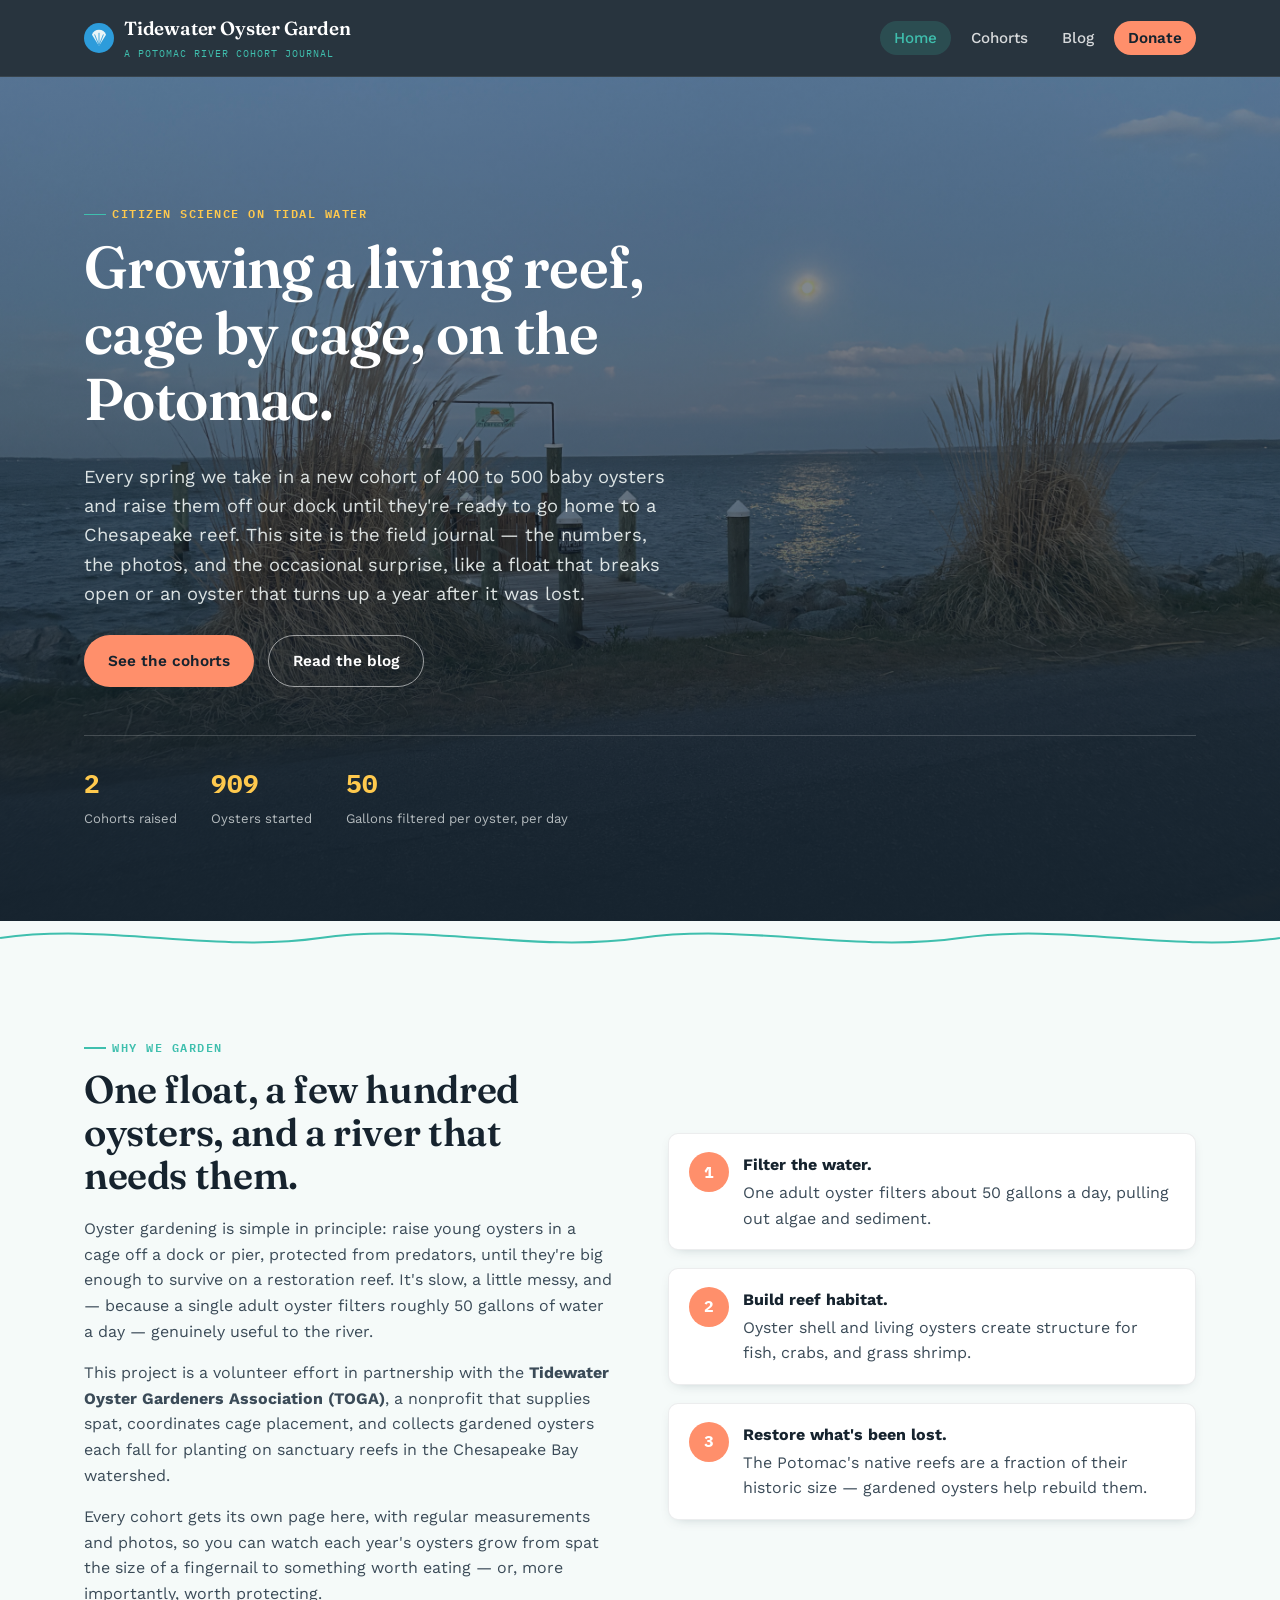
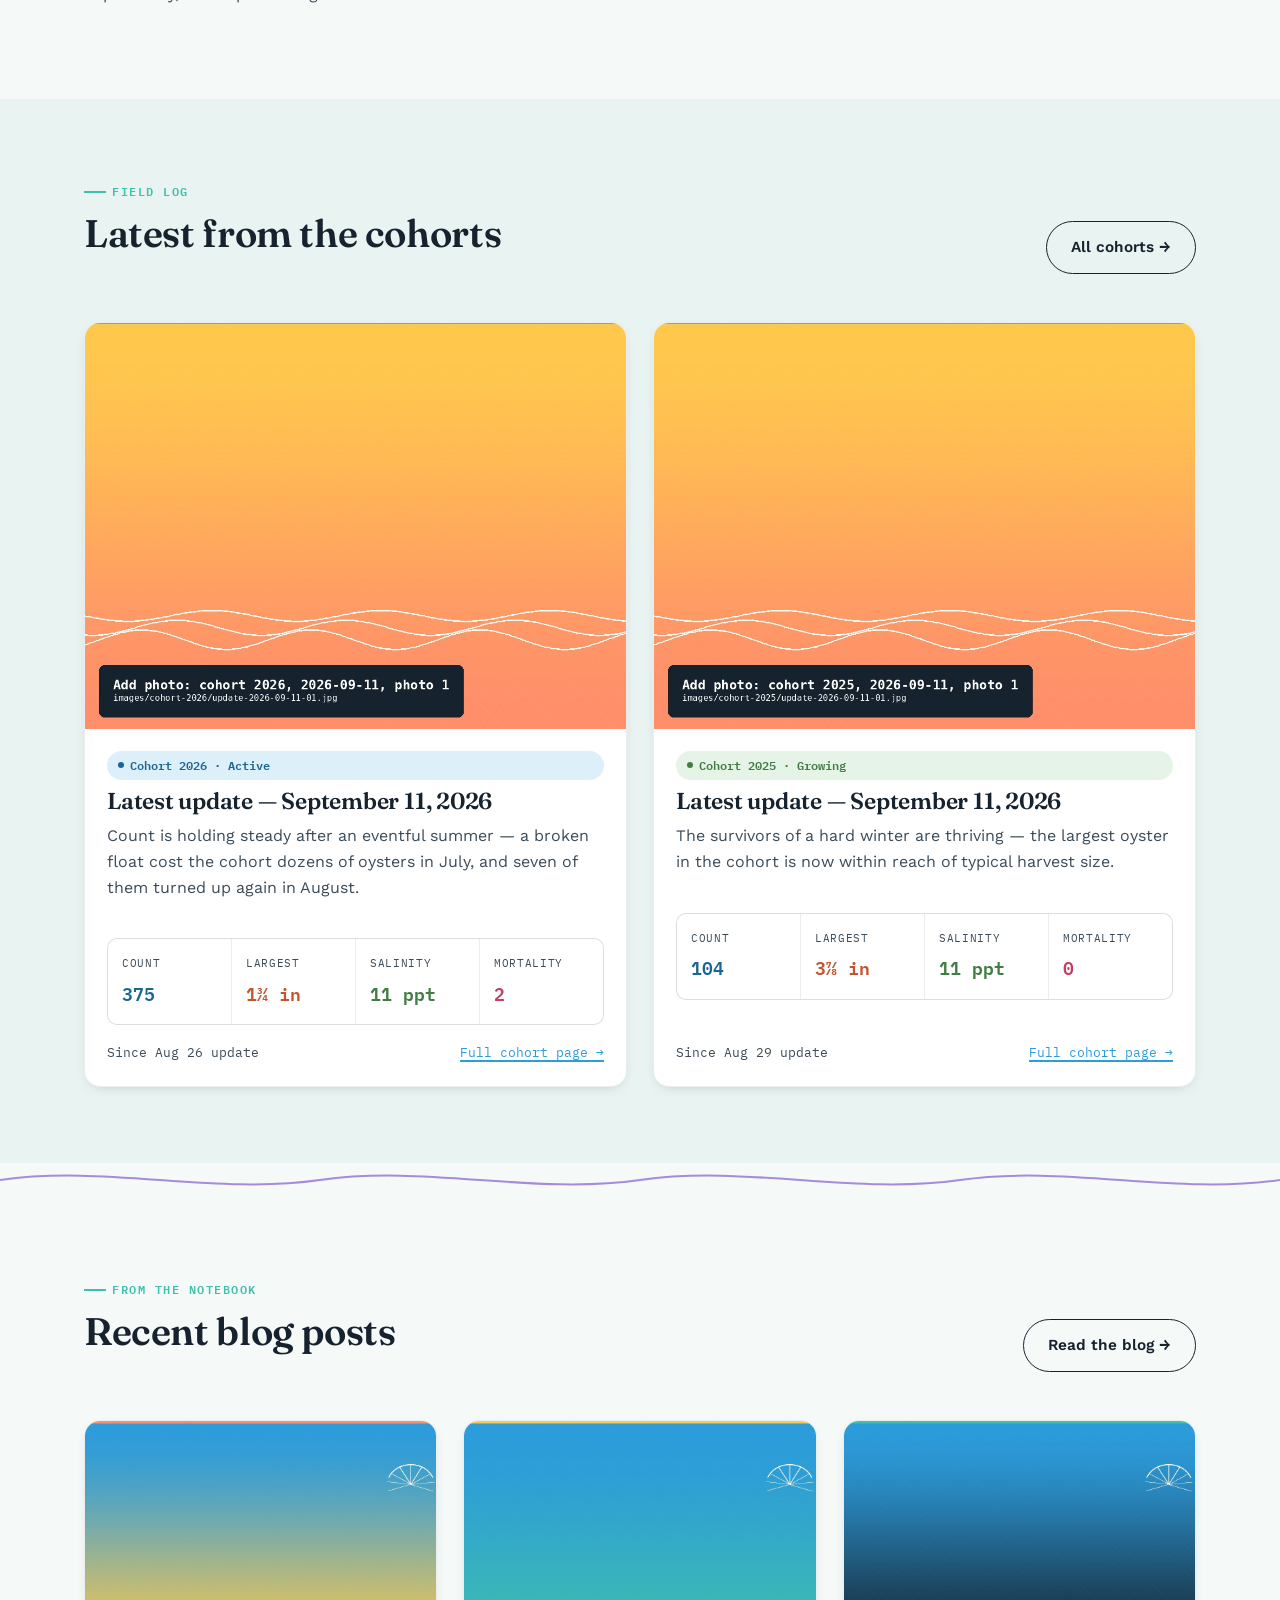
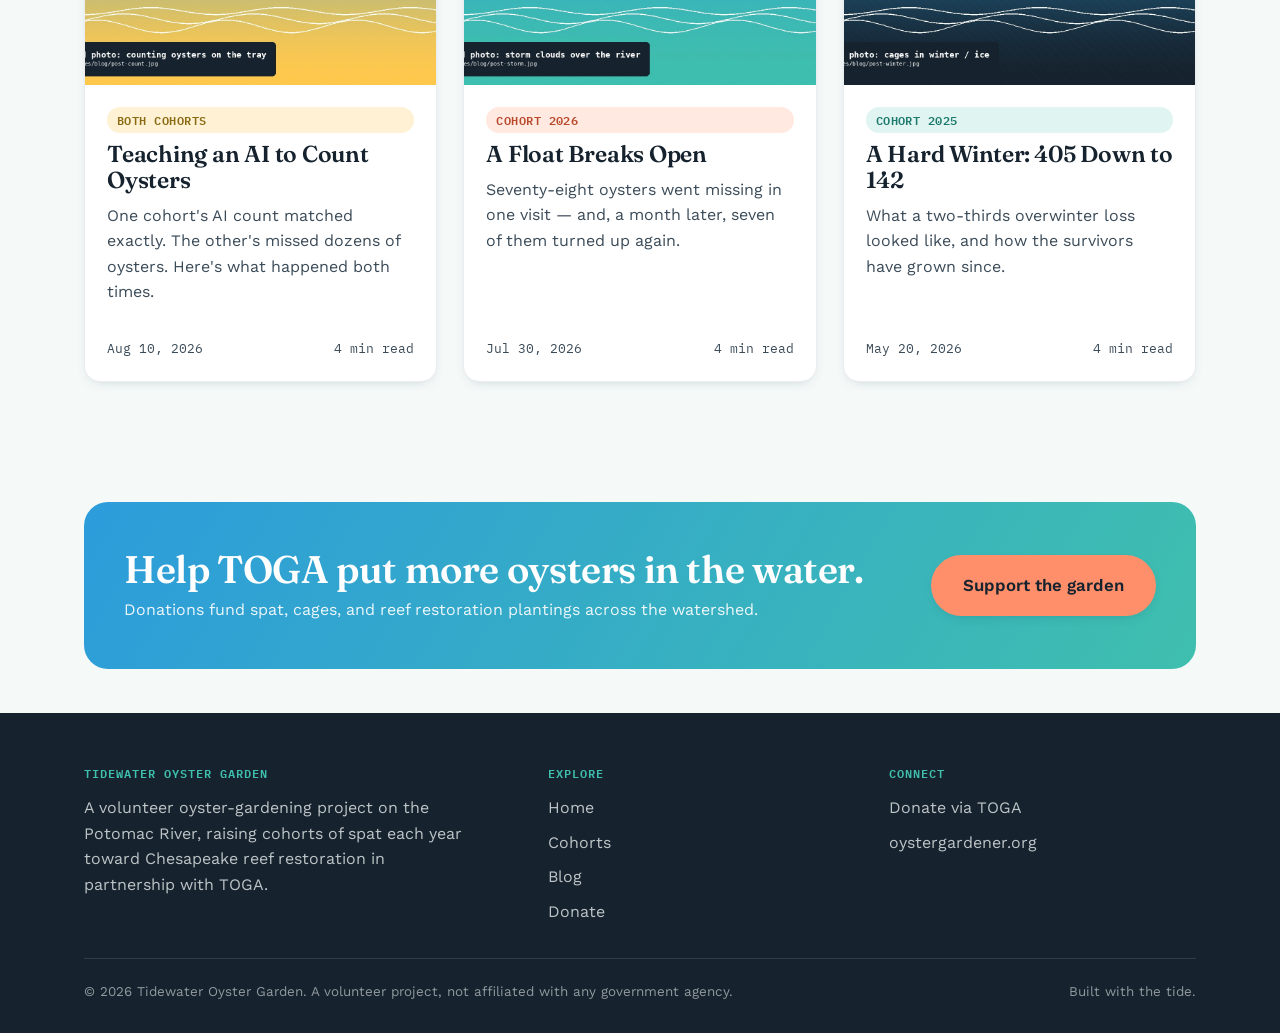
<file: index.html>
<!DOCTYPE html>
<html lang="en">
<head>
<meta charset="UTF-8">
<meta name="viewport" content="width=device-width, initial-scale=1.0">
<title>Tidewater Oyster Garden — Growing a Reef on the Potomac</title>
<meta name="description" content="Follow the progress of a volunteer oyster garden on the Potomac River — cohort data, photo updates, field notes, and how to support the Tidewater Oyster Gardeners Association.">
<link rel="preconnect" href="https://fonts.googleapis.com">
<link rel="stylesheet" href="css/style.css">
</head>
<body data-page="home">

<header class="site-header">
  <nav class="nav">
    <a href="index.html" class="brand">
      <svg class="brand-mark" viewBox="0 0 32 32" xmlns="http://www.w3.org/2000/svg" aria-hidden="true">
        <circle cx="16" cy="16" r="16" fill="#2D9CDB"/>
        <path d="M16 24.5 L8.5 12.5 A8 8 0 0 1 23.5 12.5 Z" fill="#F5FAF9" opacity="0.95"/>
        <path d="M16 24 L16 10.5 M16 24 L11.3 12.2 M16 24 L20.7 12.2" stroke="#2D9CDB" stroke-width="0.9" fill="none"/>
      </svg>
      <span>Tidewater Oyster Garden<small>A Potomac River Cohort Journal</small></span>
    </a>
    <button class="nav-toggle" aria-label="Toggle navigation" aria-expanded="false"><span></span></button>
    <ul class="nav-links">
      <li><a href="index.html" data-nav="home">Home</a></li>
      <li><a href="cohorts.html" data-nav="cohorts">Cohorts</a></li>
      <li><a href="blog.html" data-nav="blog">Blog</a></li>
      <li><a href="donate.html" data-nav="donate" class="nav-cta">Donate</a></li>
    </ul>
  </nav>
</header>

<section class="hero">
  <div class="hero-media">
    <img src="images/site/hero-home.jpg" alt="The Potomac River at the oyster garden site">
  </div>
  <div class="hero-inner">
    <p class="eyebrow" style="color:#FFC94D">Citizen science on tidal water</p>
    <h1>Growing a living reef, cage by cage, on the Potomac.</h1>
    <p class="lede">Every spring we take in a new cohort of 400 to 500 baby oysters and raise them off our dock until they're ready to go home to a Chesapeake reef. This site is the field journal — the numbers, the photos, and the occasional surprise, like a float that breaks open or an oyster that turns up a year after it was lost.</p>
    <div class="hero-cta">
      <a href="cohorts.html" class="btn btn-primary">See the cohorts</a>
      <a href="blog.html" class="btn btn-ghost">Read the blog</a>
    </div>
    <div class="hero-stats">
      <div class="hero-stat"><b>2</b><span>Cohorts raised</span></div>
      <div class="hero-stat"><b>909</b><span>Oysters started</span></div>
      <div class="hero-stat"><b>50</b><span>Gallons filtered per oyster, per day</span></div>
    </div>
  </div>
</section>

<svg class="tide-line" viewBox="0 0 1200 40" preserveAspectRatio="none" aria-hidden="true">
  <path d="M0,20 C100,2 200,38 300,20 C400,2 500,38 600,20 C700,2 800,38 900,20 C1000,2 1100,38 1200,20" stroke="#3FBFAE"/>
</svg>

<section class="section">
  <div class="container">
    <div class="grid grid-2" style="align-items:center; gap:56px;">
      <div class="reveal">
        <p class="eyebrow">Why we garden</p>
        <h2>One float, a few hundred oysters, and a river that needs them.</h2>
        <p>Oyster gardening is simple in principle: raise young oysters in a cage off a dock or pier, protected from predators, until they're big enough to survive on a restoration reef. It's slow, a little messy, and — because a single adult oyster filters roughly 50 gallons of water a day — genuinely useful to the river.</p>
        <p>This project is a volunteer effort in partnership with the <strong>Tidewater Oyster Gardeners Association (TOGA)</strong>, a nonprofit that supplies spat, coordinates cage placement, and collects gardened oysters each fall for planting on sanctuary reefs in the Chesapeake Bay watershed.</p>
        <p>Every cohort gets its own page here, with regular measurements and photos, so you can watch each year's oysters grow from spat the size of a fingernail to something worth eating — or, more importantly, worth protecting.</p>
      </div>
      <div class="reveal">
        <ul class="impact-list">
          <li><span class="impact-num">1</span><div><strong>Filter the water.</strong><p style="margin:2px 0 0;">One adult oyster filters about 50 gallons a day, pulling out algae and sediment.</p></div></li>
          <li><span class="impact-num">2</span><div><strong>Build reef habitat.</strong><p style="margin:2px 0 0;">Oyster shell and living oysters create structure for fish, crabs, and grass shrimp.</p></div></li>
          <li><span class="impact-num">3</span><div><strong>Restore what's been lost.</strong><p style="margin:2px 0 0;">The Potomac's native reefs are a fraction of their historic size — gardened oysters help rebuild them.</p></div></li>
        </ul>
      </div>
    </div>
  </div>
</section>

<section class="section section--alt">
  <div class="container">
    <div style="display:flex; justify-content:space-between; align-items:end; flex-wrap:wrap; gap:16px;">
      <div>
        <p class="eyebrow">Field log</p>
        <h2>Latest from the cohorts</h2>
      </div>
      <a href="cohorts.html" class="btn btn-outline">All cohorts →</a>
    </div>

    <div class="grid grid-2 mt-lg">
      <div class="card reveal">
        <div class="card-media"><img src="images/cohort-2026/update-2026-09-11-01.jpg" alt="Cohort 2026 oysters photographed during the September 2026 update"></div>
        <div class="card-body">
          <span class="badge badge-active"><span class="badge-dot"></span>Cohort 2026 · Active</span>
          <h3><a href="cohort-2026.html#update-2026-09-11">Latest update — September 11, 2026</a></h3>
          <p>Count is holding steady after an eventful summer — a broken float cost the cohort dozens of oysters in July, and seven of them turned up again in August.</p>
          <div class="data-grid" style="margin:14px 0 0;">
            <div class="data-cell accent-bay"><span class="k">Count</span><span class="v">375</span></div>
            <div class="data-cell accent-coral"><span class="k">Largest</span><span class="v">1¾ in</span></div>
            <div class="data-cell accent-marsh"><span class="k">Salinity</span><span class="v">11 ppt</span></div>
            <div class="data-cell accent-salmon"><span class="k">Mortality</span><span class="v">2</span></div>
          </div>
          <div class="card-foot"><span>Since Aug 26 update</span><a href="cohort-2026.html">Full cohort page →</a></div>
        </div>
      </div>

      <div class="card reveal">
        <div class="card-media"><img src="images/cohort-2025/update-2026-09-11-01.jpg" alt="Cohort 2025 oysters photographed during the September 2026 update"></div>
        <div class="card-body">
          <span class="badge"><span class="badge-dot"></span>Cohort 2025 · Growing</span>
          <h3><a href="cohort-2025.html#update-2026-09-11">Latest update — September 11, 2026</a></h3>
          <p>The survivors of a hard winter are thriving — the largest oyster in the cohort is now within reach of typical harvest size.</p>
          <div class="data-grid" style="margin:14px 0 0;">
            <div class="data-cell accent-bay"><span class="k">Count</span><span class="v">104</span></div>
            <div class="data-cell accent-coral"><span class="k">Largest</span><span class="v">3⅞ in</span></div>
            <div class="data-cell accent-marsh"><span class="k">Salinity</span><span class="v">11 ppt</span></div>
            <div class="data-cell accent-salmon"><span class="k">Mortality</span><span class="v">0</span></div>
          </div>
          <div class="card-foot"><span>Since Aug 29 update</span><a href="cohort-2025.html">Full cohort page →</a></div>
        </div>
      </div>
    </div>
  </div>
</section>

<svg class="tide-line" viewBox="0 0 1200 40" preserveAspectRatio="none" aria-hidden="true">
  <path d="M0,20 C100,2 200,38 300,20 C400,2 500,38 600,20 C700,2 800,38 900,20 C1000,2 1100,38 1200,20" stroke="#A78BDB"/>
</svg>

<section class="section">
  <div class="container">
    <div style="display:flex; justify-content:space-between; align-items:end; flex-wrap:wrap; gap:16px;">
      <div>
        <p class="eyebrow">From the notebook</p>
        <h2>Recent blog posts</h2>
      </div>
      <a href="blog.html" class="btn btn-outline">Read the blog →</a>
    </div>

    <div class="grid grid-3 mt-lg">
      <article class="card reveal">
        <div class="card-media"><img src="images/blog/post-count.jpg" alt="Counting oysters on a tray"></div>
        <div class="card-body">
          <span class="tag tag-gold">Both Cohorts</span>
          <h3><a href="blog.html#counting-oysters">Teaching an AI to Count Oysters</a></h3>
          <p>One cohort's AI count matched exactly. The other's missed dozens of oysters. Here's what happened both times.</p>
          <div class="card-foot"><span>Aug 10, 2026</span><span>4 min read</span></div>
        </div>
      </article>

      <article class="card reveal">
        <div class="card-media"><img src="images/blog/post-storm.jpg" alt="A cage float in the water"></div>
        <div class="card-body">
          <span class="tag tag-coral">Cohort 2026</span>
          <h3><a href="blog.html#float-breaks-open">A Float Breaks Open</a></h3>
          <p>Seventy-eight oysters went missing in one visit — and, a month later, seven of them turned up again.</p>
          <div class="card-foot"><span>Jul 30, 2026</span><span>4 min read</span></div>
        </div>
      </article>

      <article class="card reveal">
        <div class="card-media"><img src="images/blog/post-winter.jpg" alt="Ice on the water near the cages"></div>
        <div class="card-body">
          <span class="tag tag-seafoam">Cohort 2025</span>
          <h3><a href="blog.html#hard-winter">A Hard Winter: 405 Down to 142</a></h3>
          <p>What a two-thirds overwinter loss looked like, and how the survivors have grown since.</p>
          <div class="card-foot"><span>May 20, 2026</span><span>4 min read</span></div>
        </div>
      </article>
    </div>
  </div>
</section>

<section class="section section--tight">
  <div class="container">
    <div class="donate-banner reveal">
      <div>
        <h2>Help TOGA put more oysters in the water.</h2>
        <p>Donations fund spat, cages, and reef restoration plantings across the watershed.</p>
      </div>
      <a href="donate.html" class="btn btn-primary btn-lg">Support the garden</a>
    </div>
  </div>
</section>

<footer class="site-footer">
  <div class="container">
    <div class="footer-grid">
      <div>
        <h4>Tidewater Oyster Garden</h4>
        <p style="color:rgba(245,250,249,.75); max-width:38ch;">A volunteer oyster-gardening project on the Potomac River, raising cohorts of spat each year toward Chesapeake reef restoration in partnership with TOGA.</p>
      </div>
      <div>
        <h4>Explore</h4>
        <ul>
          <li><a href="index.html">Home</a></li>
          <li><a href="cohorts.html">Cohorts</a></li>
          <li><a href="blog.html">Blog</a></li>
          <li><a href="donate.html">Donate</a></li>
        </ul>
      </div>
      <div>
        <h4>Connect</h4>
        <ul>
          <li><a href="https://www.oystergardener.org/donate" target="_blank" rel="noopener">Donate via TOGA</a></li>
          <li><a href="https://www.oystergardener.org" target="_blank" rel="noopener">oystergardener.org</a></li>
        </ul>
      </div>
    </div>
    <div class="footer-bottom">
      <span>© 2026 Tidewater Oyster Garden. A volunteer project, not affiliated with any government agency.</span>
      <span>Built with the tide.</span>
    </div>
  </div>
</footer>

<script src="js/main.js"></script>
</body>
</html>
</file>
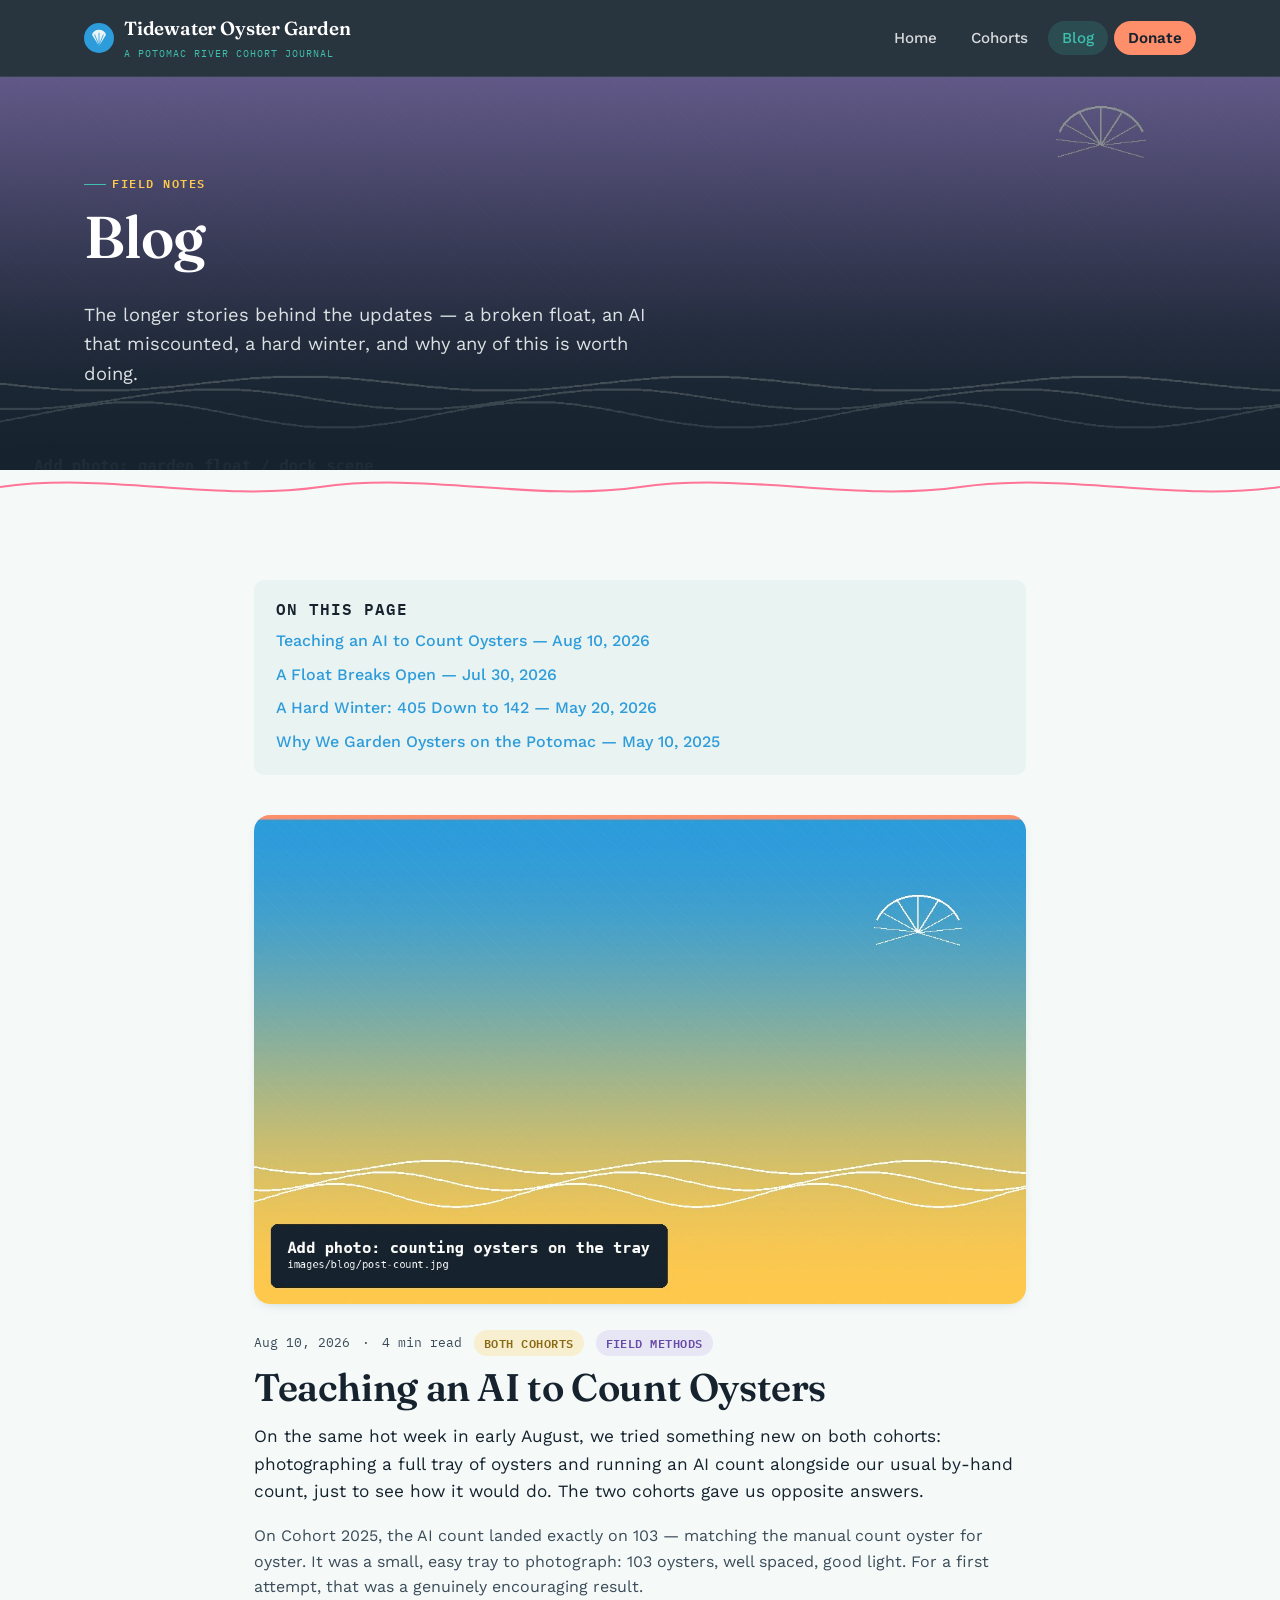
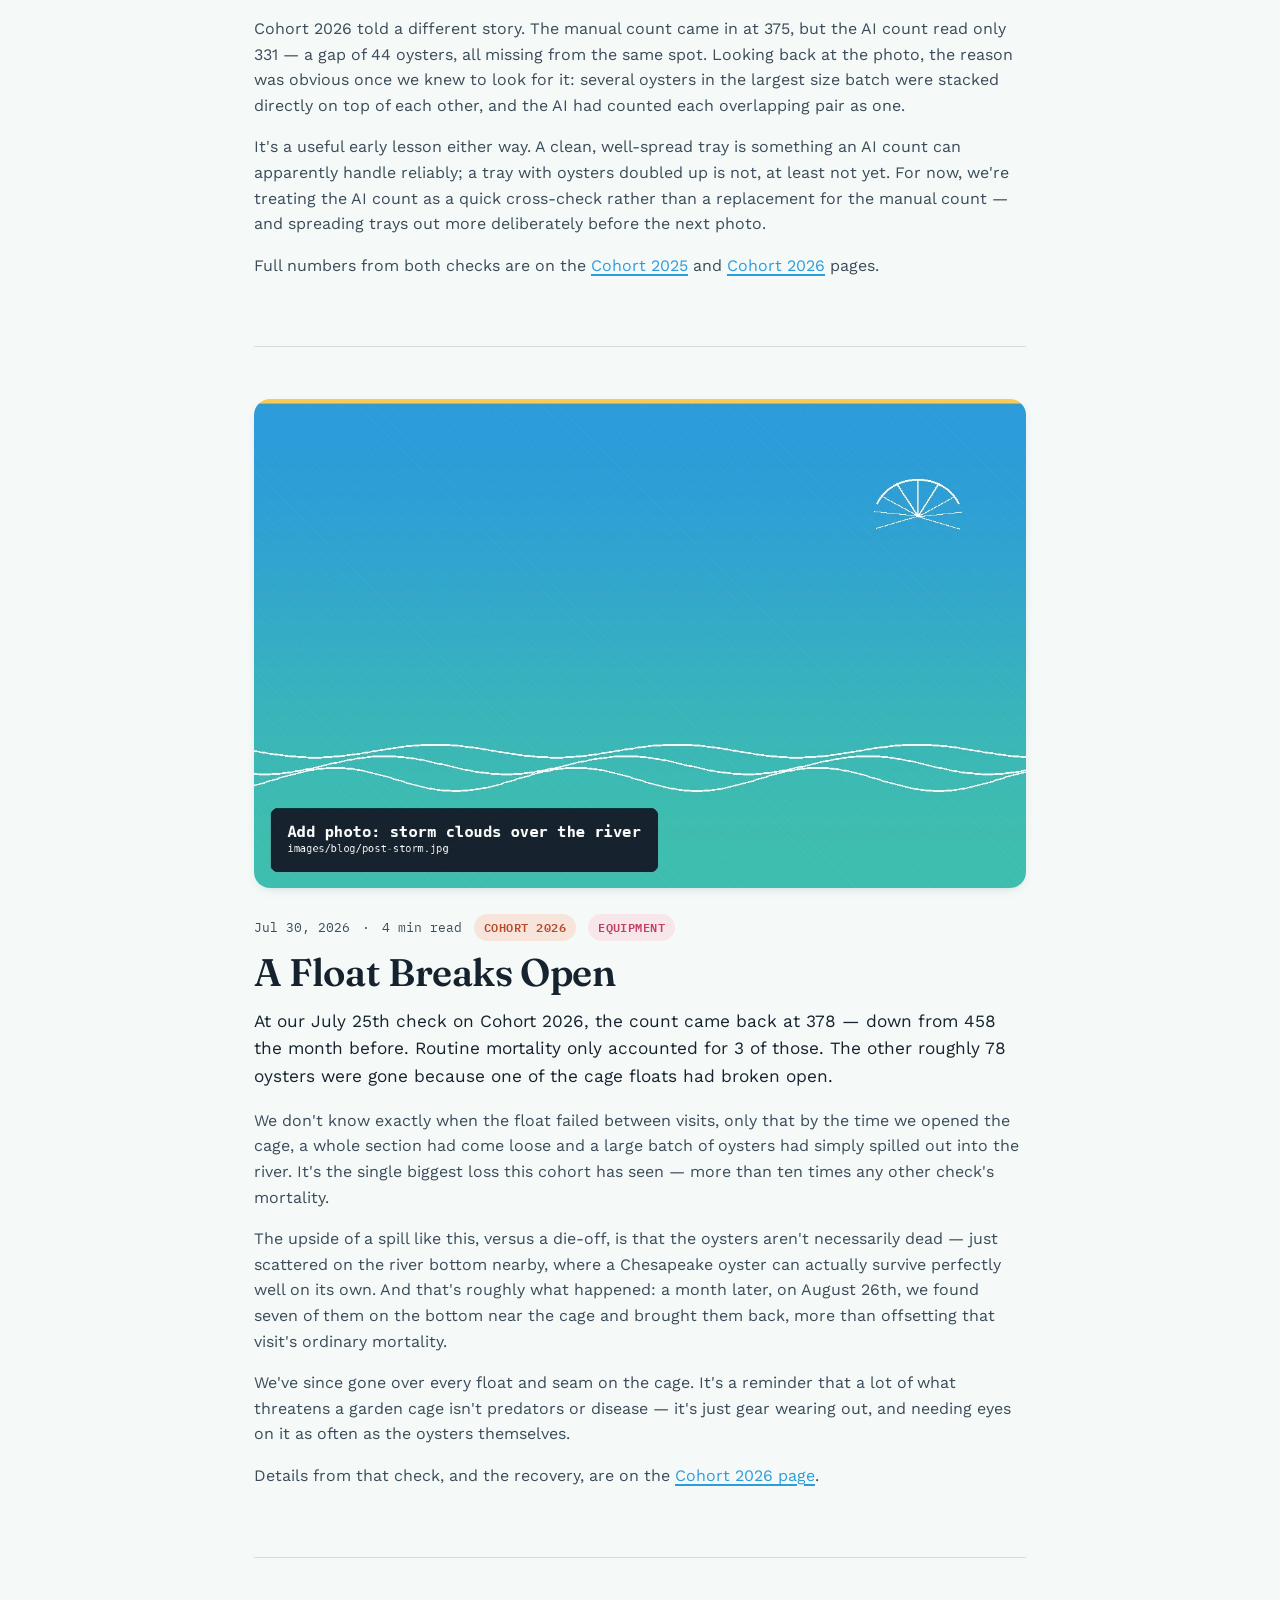
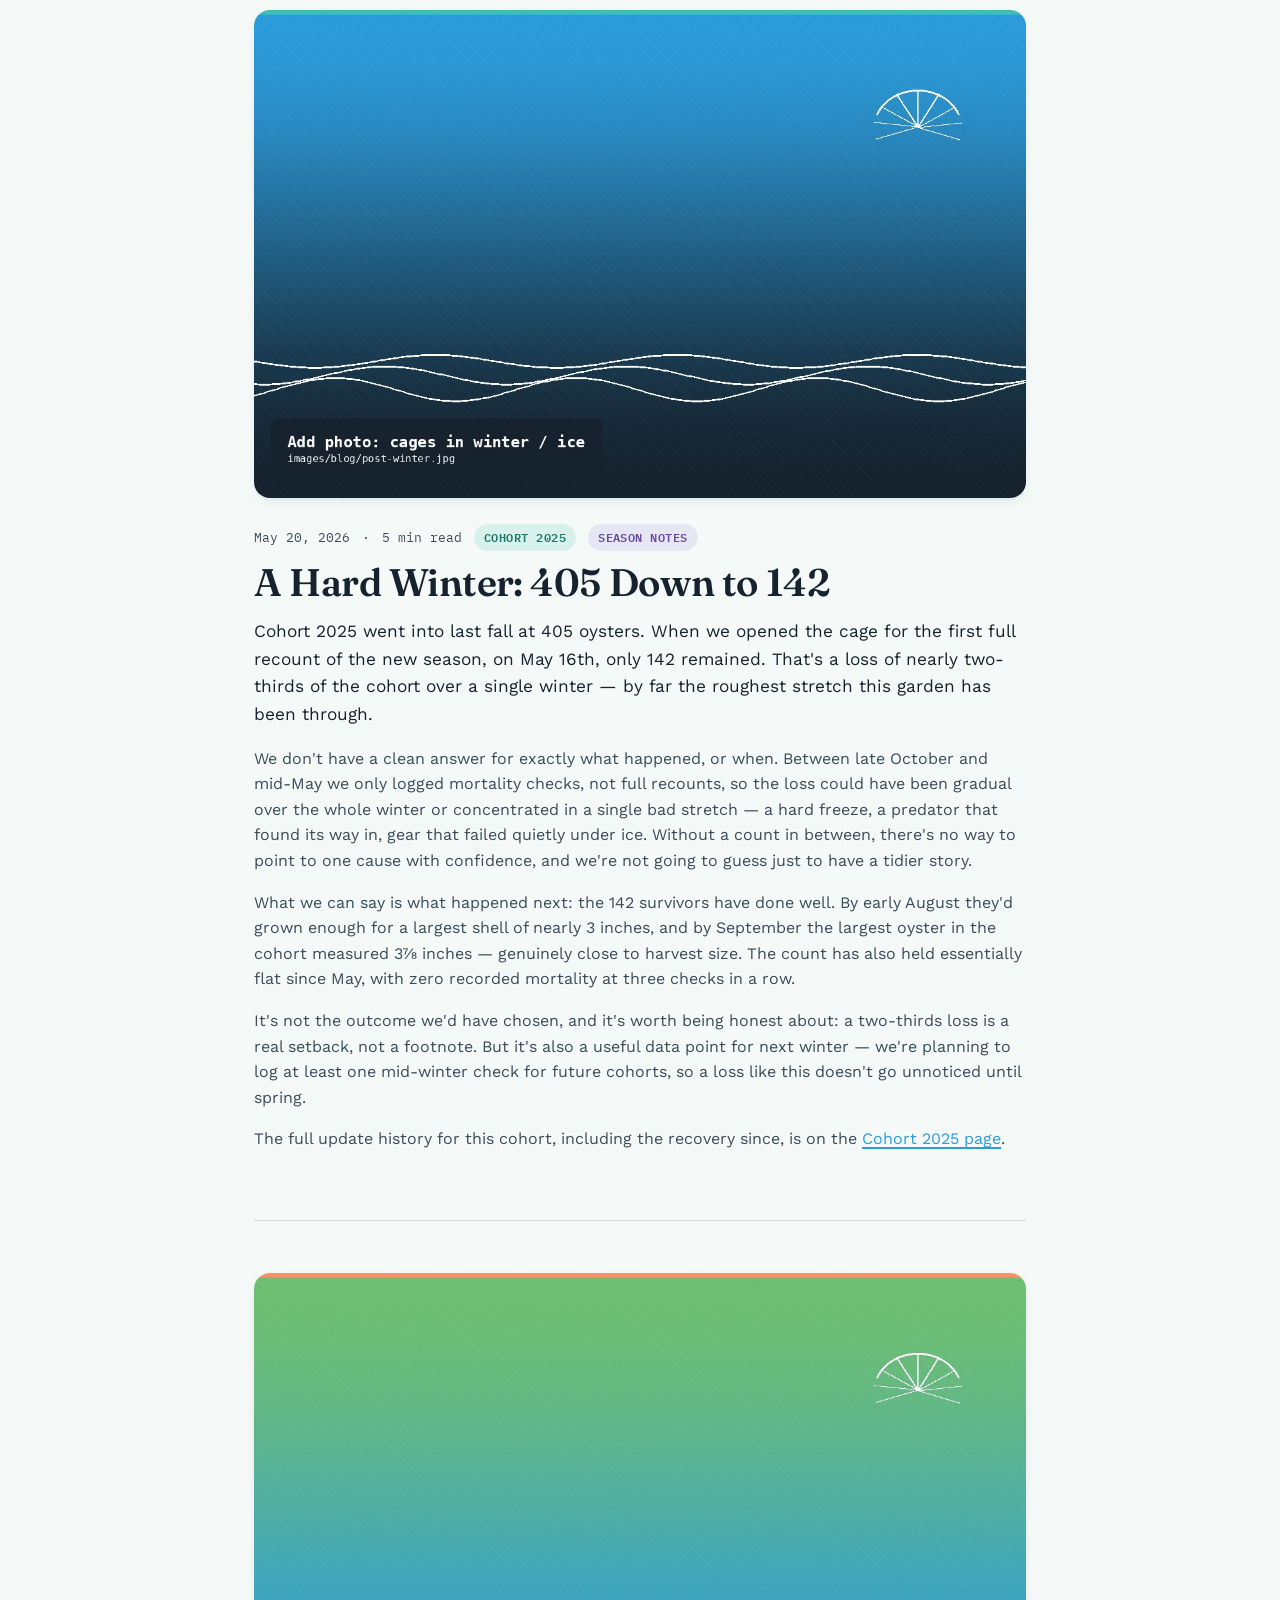
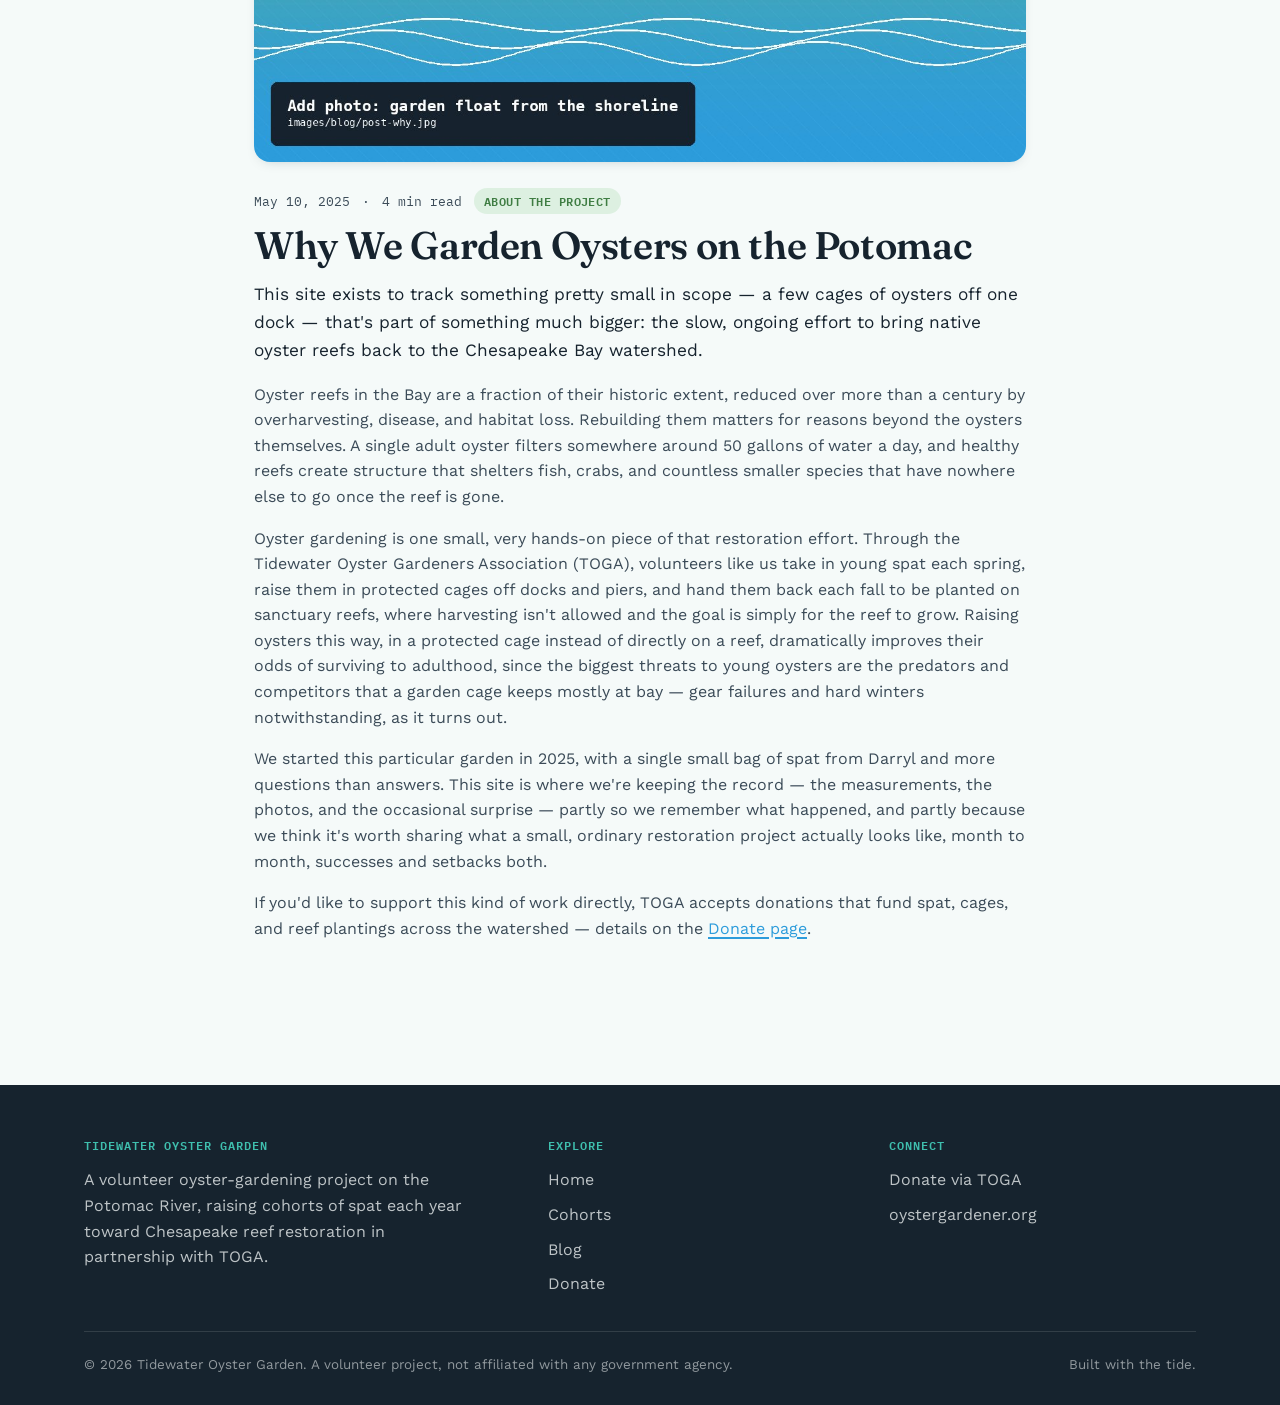
<file: blog.html>
<!DOCTYPE html>
<html lang="en">
<head>
<meta charset="UTF-8">
<meta name="viewport" content="width=device-width, initial-scale=1.0">
<title>Blog — Tidewater Oyster Garden</title>
<meta name="description" content="Field notes from the oyster garden: a broken float, an AI oyster count, a hard winter, and the story behind the project.">
<link rel="preconnect" href="https://fonts.googleapis.com">
<link rel="stylesheet" href="css/style.css">
</head>
<body data-page="blog">

<header class="site-header">
  <nav class="nav">
    <a href="index.html" class="brand">
      <svg class="brand-mark" viewBox="0 0 32 32" xmlns="http://www.w3.org/2000/svg" aria-hidden="true">
        <circle cx="16" cy="16" r="16" fill="#2D9CDB"/>
        <path d="M16 24.5 L8.5 12.5 A8 8 0 0 1 23.5 12.5 Z" fill="#F5FAF9" opacity="0.95"/>
        <path d="M16 24 L16 10.5 M16 24 L11.3 12.2 M16 24 L20.7 12.2" stroke="#2D9CDB" stroke-width="0.9" fill="none"/>
      </svg>
      <span>Tidewater Oyster Garden<small>A Potomac River Cohort Journal</small></span>
    </a>
    <button class="nav-toggle" aria-label="Toggle navigation" aria-expanded="false"><span></span></button>
    <ul class="nav-links">
      <li><a href="index.html" data-nav="home">Home</a></li>
      <li><a href="cohorts.html" data-nav="cohorts">Cohorts</a></li>
      <li><a href="blog.html" data-nav="blog">Blog</a></li>
      <li><a href="donate.html" data-nav="donate" class="nav-cta">Donate</a></li>
    </ul>
  </nav>
</header>

<section class="hero" style="min-height:auto;">
  <div class="hero-media"><img src="images/site/hero-blog.jpg" alt="View of the oyster garden float from the dock"></div>
  <div class="hero-inner hero-inner--sm">
    <p class="eyebrow" style="color:#FFC94D">Field notes</p>
    <h1 style="max-width:20ch;">Blog</h1>
    <p class="lede">The longer stories behind the updates — a broken float, an AI that miscounted, a hard winter, and why any of this is worth doing.</p>
  </div>
</section>

<svg class="tide-line" viewBox="0 0 1200 40" preserveAspectRatio="none" aria-hidden="true">
  <path d="M0,20 C100,2 200,38 300,20 C400,2 500,38 600,20 C700,2 800,38 900,20 C1000,2 1100,38 1200,20" stroke="#FF7597"/>
</svg>

<section class="section">
  <div class="container" style="max-width:820px;">

    <nav class="post-toc" aria-label="Post index">
      <h2>On this page</h2>
      <ul>
        <li><a href="#counting-oysters">Teaching an AI to Count Oysters — Aug 10, 2026</a></li>
        <li><a href="#float-breaks-open">A Float Breaks Open — Jul 30, 2026</a></li>
        <li><a href="#hard-winter">A Hard Winter: 405 Down to 142 — May 20, 2026</a></li>
        <li><a href="#why-we-garden">Why We Garden Oysters on the Potomac — May 10, 2025</a></li>
      </ul>
    </nav>

    <article class="post" id="counting-oysters">
      <div class="post-media"><img src="images/blog/post-count.jpg" alt="Oysters laid out on a tray for counting"></div>
      <div class="post-meta">
        <span>Aug 10, 2026</span><span>·</span><span>4 min read</span><span class="tag tag-gold">Both Cohorts</span><span class="tag tag-lavender">Field Methods</span>
      </div>
      <h2>Teaching an AI to Count Oysters</h2>
      <p class="lede">On the same hot week in early August, we tried something new on both cohorts: photographing a full tray of oysters and running an AI count alongside our usual by-hand count, just to see how it would do. The two cohorts gave us opposite answers.</p>
      <p>On Cohort 2025, the AI count landed exactly on 103 — matching the manual count oyster for oyster. It was a small, easy tray to photograph: 103 oysters, well spaced, good light. For a first attempt, that was a genuinely encouraging result.</p>
      <p>Cohort 2026 told a different story. The manual count came in at 375, but the AI count read only 331 — a gap of 44 oysters, all missing from the same spot. Looking back at the photo, the reason was obvious once we knew to look for it: several oysters in the largest size batch were stacked directly on top of each other, and the AI had counted each overlapping pair as one.
      </p>
      <p>It's a useful early lesson either way. A clean, well-spread tray is something an AI count can apparently handle reliably; a tray with oysters doubled up is not, at least not yet. For now, we're treating the AI count as a quick cross-check rather than a replacement for the manual count — and spreading trays out more deliberately before the next photo.</p>
      <p>Full numbers from both checks are on the <a href="cohort-2025.html#update-2026-08-07">Cohort 2025</a> and <a href="cohort-2026.html#update-2026-08-07">Cohort 2026</a> pages.</p>
    </article>

    <article class="post" id="float-breaks-open">
      <div class="post-media"><img src="images/blog/post-storm.jpg" alt="A cage float in the water"></div>
      <div class="post-meta">
        <span>Jul 30, 2026</span><span>·</span><span>4 min read</span><span class="tag tag-coral">Cohort 2026</span><span class="tag tag-salmon">Equipment</span>
      </div>
      <h2>A Float Breaks Open</h2>
      <p class="lede">At our July 25th check on Cohort 2026, the count came back at 378 — down from 458 the month before. Routine mortality only accounted for 3 of those. The other roughly 78 oysters were gone because one of the cage floats had broken open.</p>
      <p>We don't know exactly when the float failed between visits, only that by the time we opened the cage, a whole section had come loose and a large batch of oysters had simply spilled out into the river. It's the single biggest loss this cohort has seen — more than ten times any other check's mortality.</p>
      <p>The upside of a spill like this, versus a die-off, is that the oysters aren't necessarily dead — just scattered on the river bottom nearby, where a Chesapeake oyster can actually survive perfectly well on its own. And that's roughly what happened: a month later, on August 26th, we found seven of them on the bottom near the cage and brought them back, more than offsetting that visit's ordinary mortality.</p>
      <p>We've since gone over every float and seam on the cage. It's a reminder that a lot of what threatens a garden cage isn't predators or disease — it's just gear wearing out, and needing eyes on it as often as the oysters themselves.</p>
      <p>Details from that check, and the recovery, are on the <a href="cohort-2026.html#update-2026-07-25">Cohort 2026 page</a>.</p>
    </article>

    <article class="post" id="hard-winter">
      <div class="post-media"><img src="images/blog/post-winter.jpg" alt="Ice forming near the dock in winter"></div>
      <div class="post-meta">
        <span>May 20, 2026</span><span>·</span><span>5 min read</span><span class="tag tag-seafoam">Cohort 2025</span><span class="tag tag-lavender">Season Notes</span>
      </div>
      <h2>A Hard Winter: 405 Down to 142</h2>
      <p class="lede">Cohort 2025 went into last fall at 405 oysters. When we opened the cage for the first full recount of the new season, on May 16th, only 142 remained. That's a loss of nearly two-thirds of the cohort over a single winter — by far the roughest stretch this garden has been through.</p>
      <p>We don't have a clean answer for exactly what happened, or when. Between late October and mid-May we only logged mortality checks, not full recounts, so the loss could have been gradual over the whole winter or concentrated in a single bad stretch — a hard freeze, a predator that found its way in, gear that failed quietly under ice. Without a count in between, there's no way to point to one cause with confidence, and we're not going to guess just to have a tidier story.</p>
      <p>What we can say is what happened next: the 142 survivors have done well. By early August they'd grown enough for a largest shell of nearly 3 inches, and by September the largest oyster in the cohort measured 3⅞ inches — genuinely close to harvest size. The count has also held essentially flat since May, with zero recorded mortality at three checks in a row.</p>
      <p>It's not the outcome we'd have chosen, and it's worth being honest about: a two-thirds loss is a real setback, not a footnote. But it's also a useful data point for next winter — we're planning to log at least one mid-winter check for future cohorts, so a loss like this doesn't go unnoticed until spring.</p>
      <p>The full update history for this cohort, including the recovery since, is on the <a href="cohort-2025.html">Cohort 2025 page</a>.</p>
    </article>

    <article class="post" id="why-we-garden">
      <div class="post-media"><img src="images/blog/post-why.jpg" alt="View of the garden float from the shoreline"></div>
      <div class="post-meta">
        <span>May 10, 2025</span><span>·</span><span>4 min read</span><span class="tag tag-marsh">About the Project</span>
      </div>
      <h2>Why We Garden Oysters on the Potomac</h2>
      <p class="lede">This site exists to track something pretty small in scope — a few cages of oysters off one dock — that's part of something much bigger: the slow, ongoing effort to bring native oyster reefs back to the Chesapeake Bay watershed.</p>
      <p>Oyster reefs in the Bay are a fraction of their historic extent, reduced over more than a century by overharvesting, disease, and habitat loss. Rebuilding them matters for reasons beyond the oysters themselves. A single adult oyster filters somewhere around 50 gallons of water a day, and healthy reefs create structure that shelters fish, crabs, and countless smaller species that have nowhere else to go once the reef is gone.</p>
      <p>Oyster gardening is one small, very hands-on piece of that restoration effort. Through the Tidewater Oyster Gardeners Association (TOGA), volunteers like us take in young spat each spring, raise them in protected cages off docks and piers, and hand them back each fall to be planted on sanctuary reefs, where harvesting isn't allowed and the goal is simply for the reef to grow. Raising oysters this way, in a protected cage instead of directly on a reef, dramatically improves their odds of surviving to adulthood, since the biggest threats to young oysters are the predators and competitors that a garden cage keeps mostly at bay — gear failures and hard winters notwithstanding, as it turns out.</p>
      <p>We started this particular garden in 2025, with a single small bag of spat from Darryl and more questions than answers. This site is where we're keeping the record — the measurements, the photos, and the occasional surprise — partly so we remember what happened, and partly because we think it's worth sharing what a small, ordinary restoration project actually looks like, month to month, successes and setbacks both.</p>
      <p>If you'd like to support this kind of work directly, TOGA accepts donations that fund spat, cages, and reef plantings across the watershed — details on the <a href="donate.html">Donate page</a>.</p>
    </article>

  </div>
</section>

<footer class="site-footer">
  <div class="container">
    <div class="footer-grid">
      <div>
        <h4>Tidewater Oyster Garden</h4>
        <p style="color:rgba(245,250,249,.75); max-width:38ch;">A volunteer oyster-gardening project on the Potomac River, raising cohorts of spat each year toward Chesapeake reef restoration in partnership with TOGA.</p>
      </div>
      <div>
        <h4>Explore</h4>
        <ul>
          <li><a href="index.html">Home</a></li>
          <li><a href="cohorts.html">Cohorts</a></li>
          <li><a href="blog.html">Blog</a></li>
          <li><a href="donate.html">Donate</a></li>
        </ul>
      </div>
      <div>
        <h4>Connect</h4>
        <ul>
          <li><a href="https://www.oystergardener.org/donate" target="_blank" rel="noopener">Donate via TOGA</a></li>
          <li><a href="https://www.oystergardener.org" target="_blank" rel="noopener">oystergardener.org</a></li>
        </ul>
      </div>
    </div>
    <div class="footer-bottom">
      <span>© 2026 Tidewater Oyster Garden. A volunteer project, not affiliated with any government agency.</span>
      <span>Built with the tide.</span>
    </div>
  </div>
</footer>

<script src="js/main.js"></script>
</body>
</html>
</file>
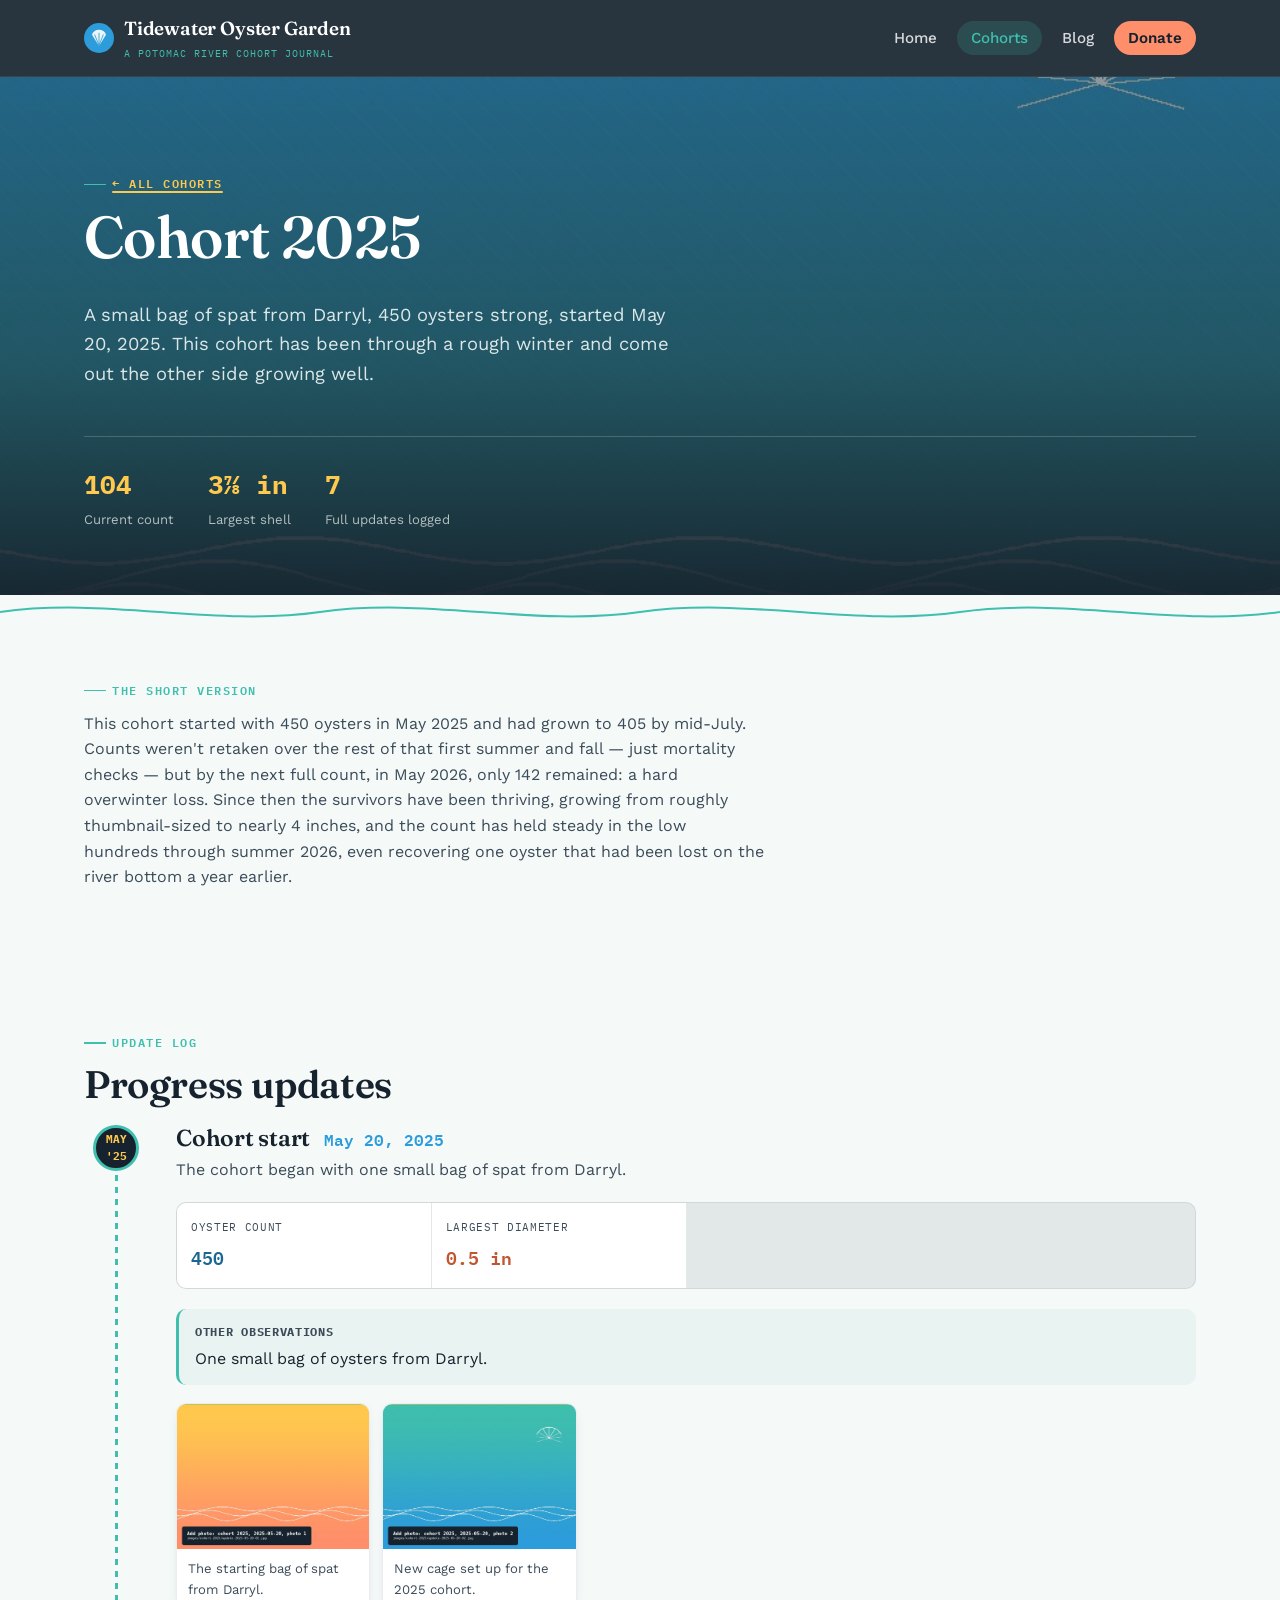
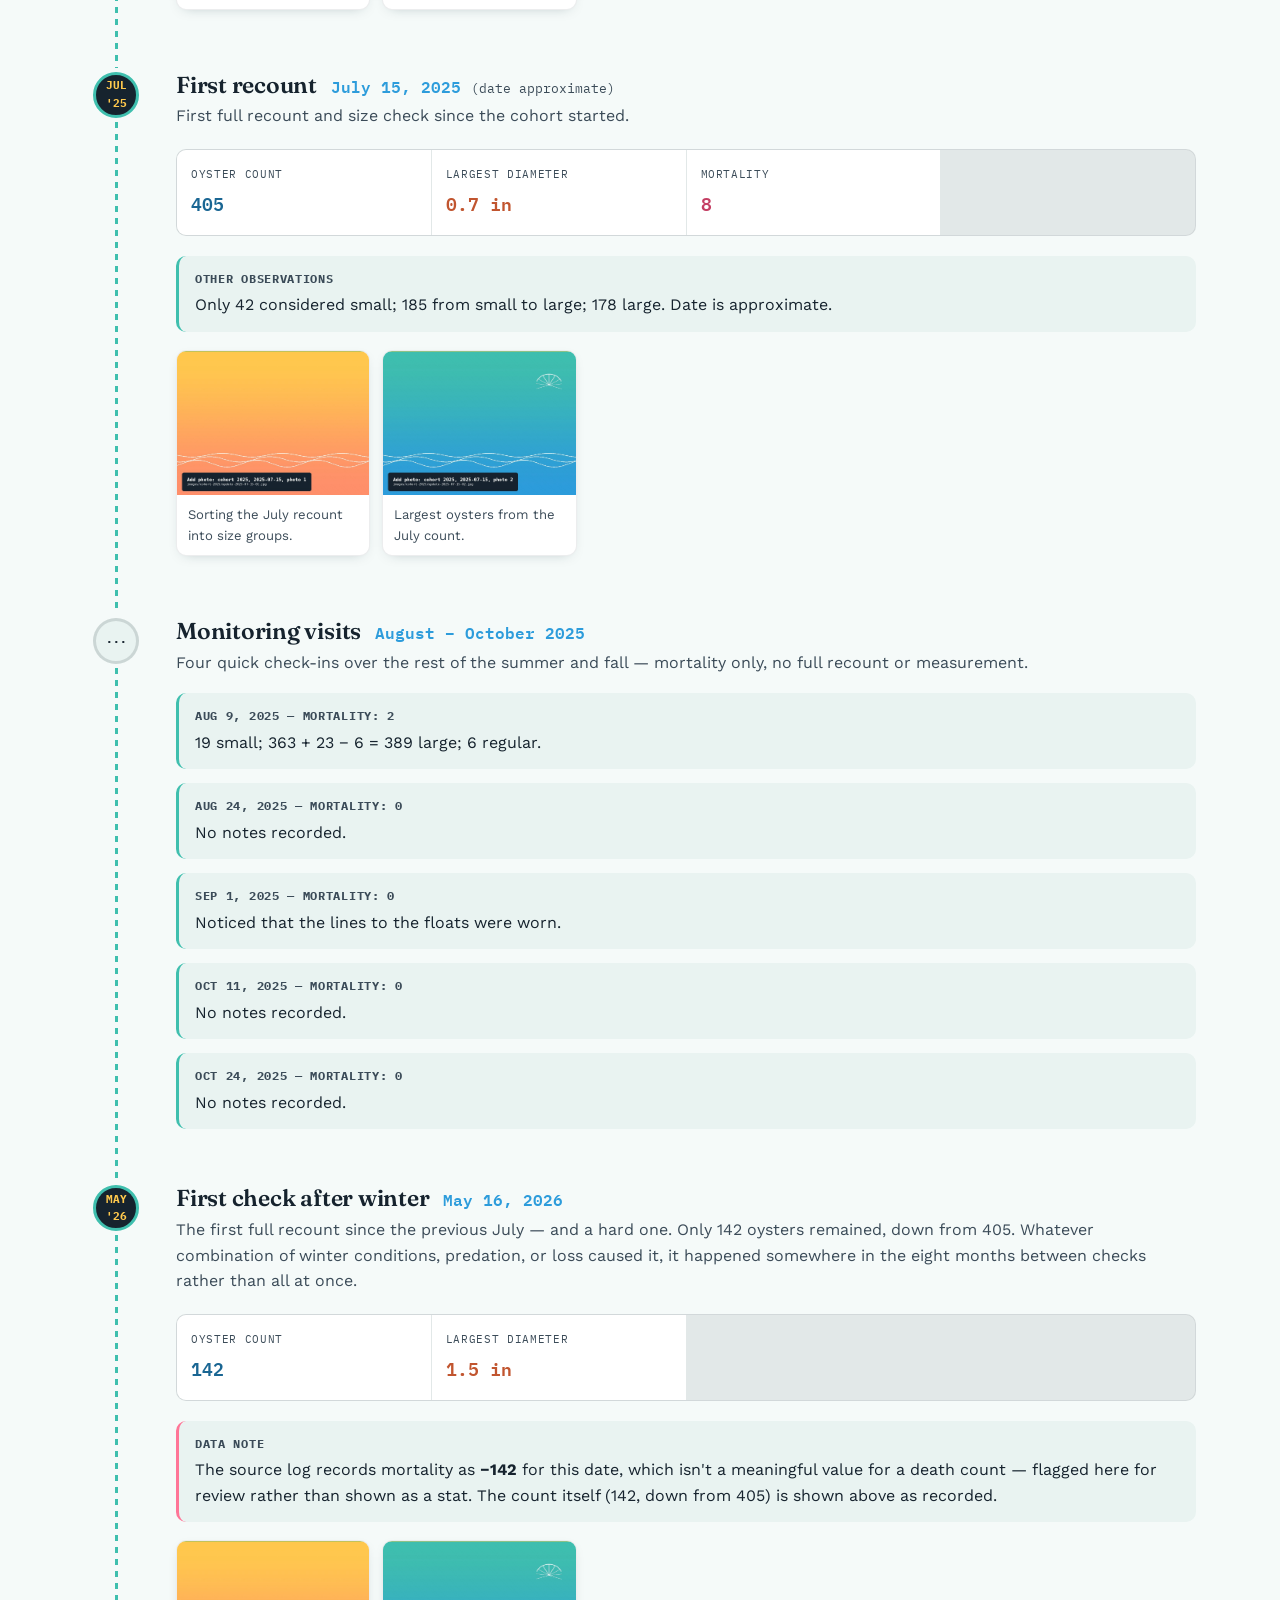
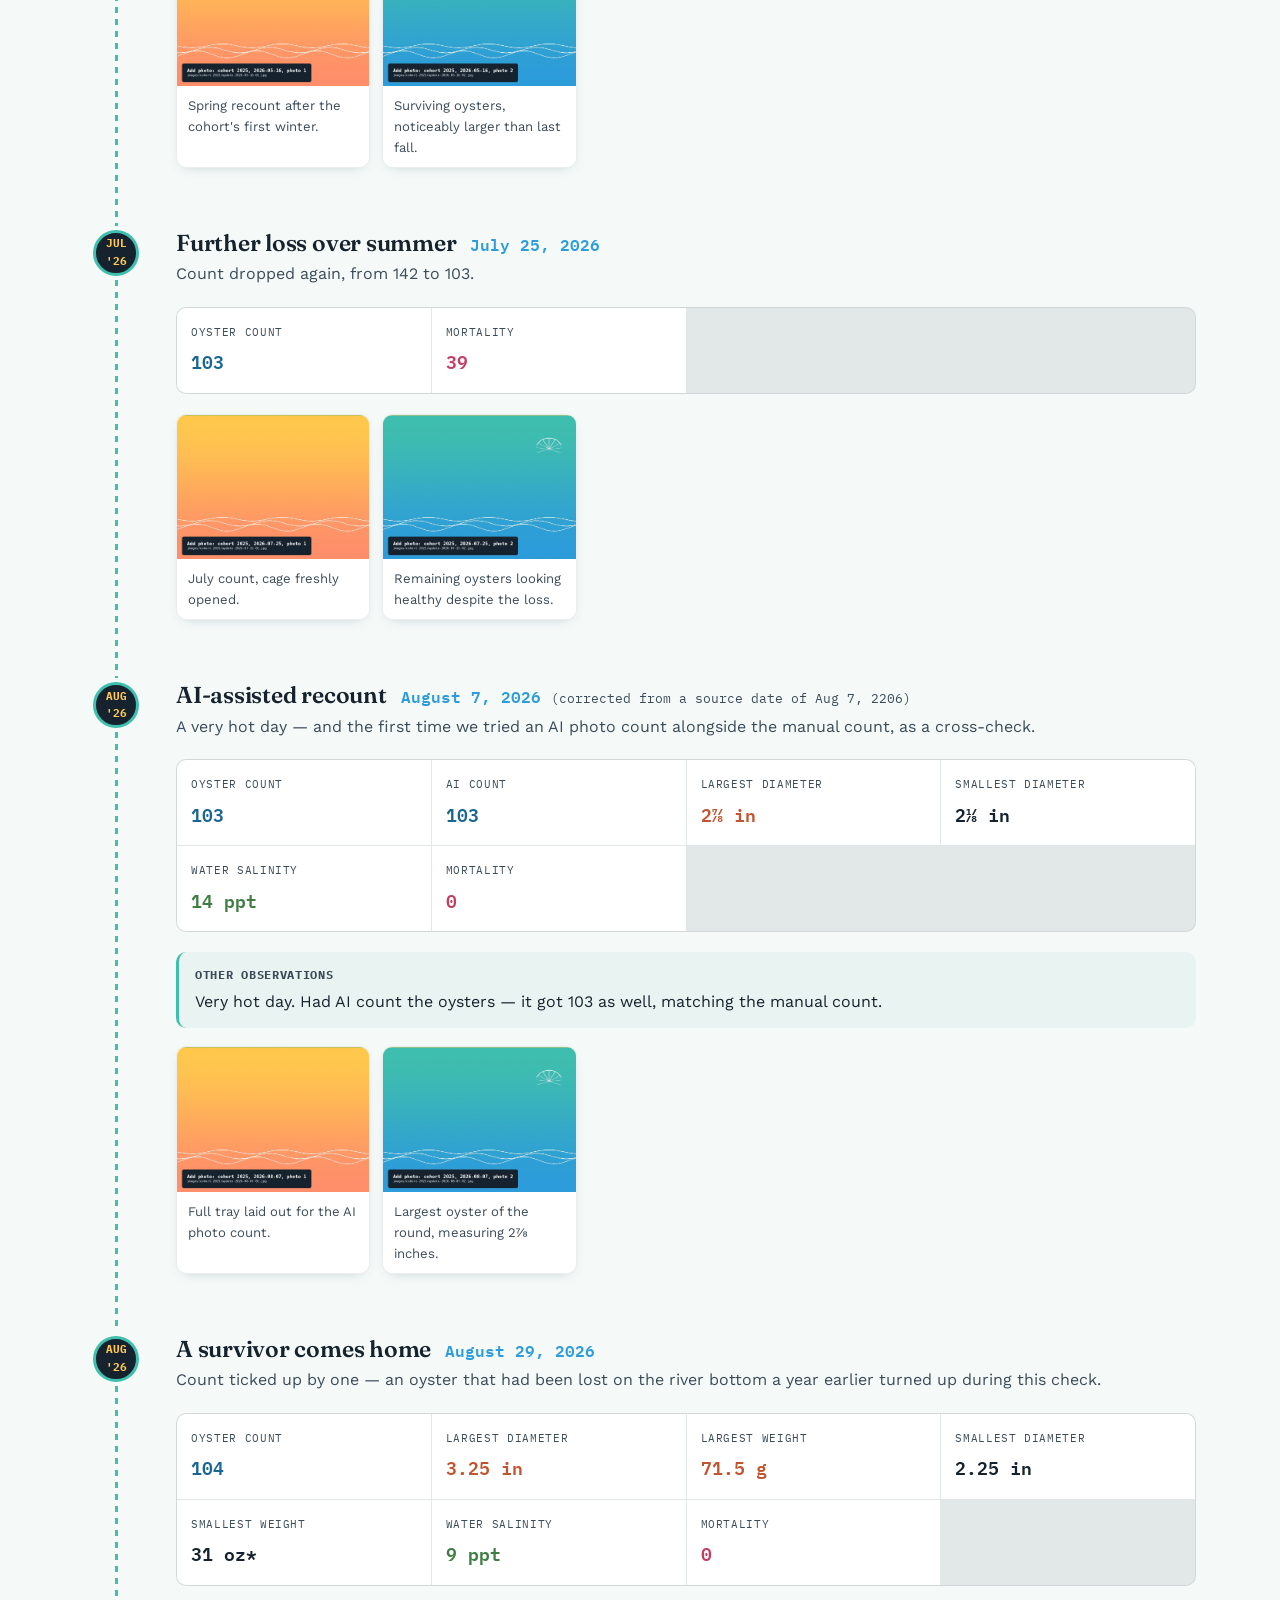
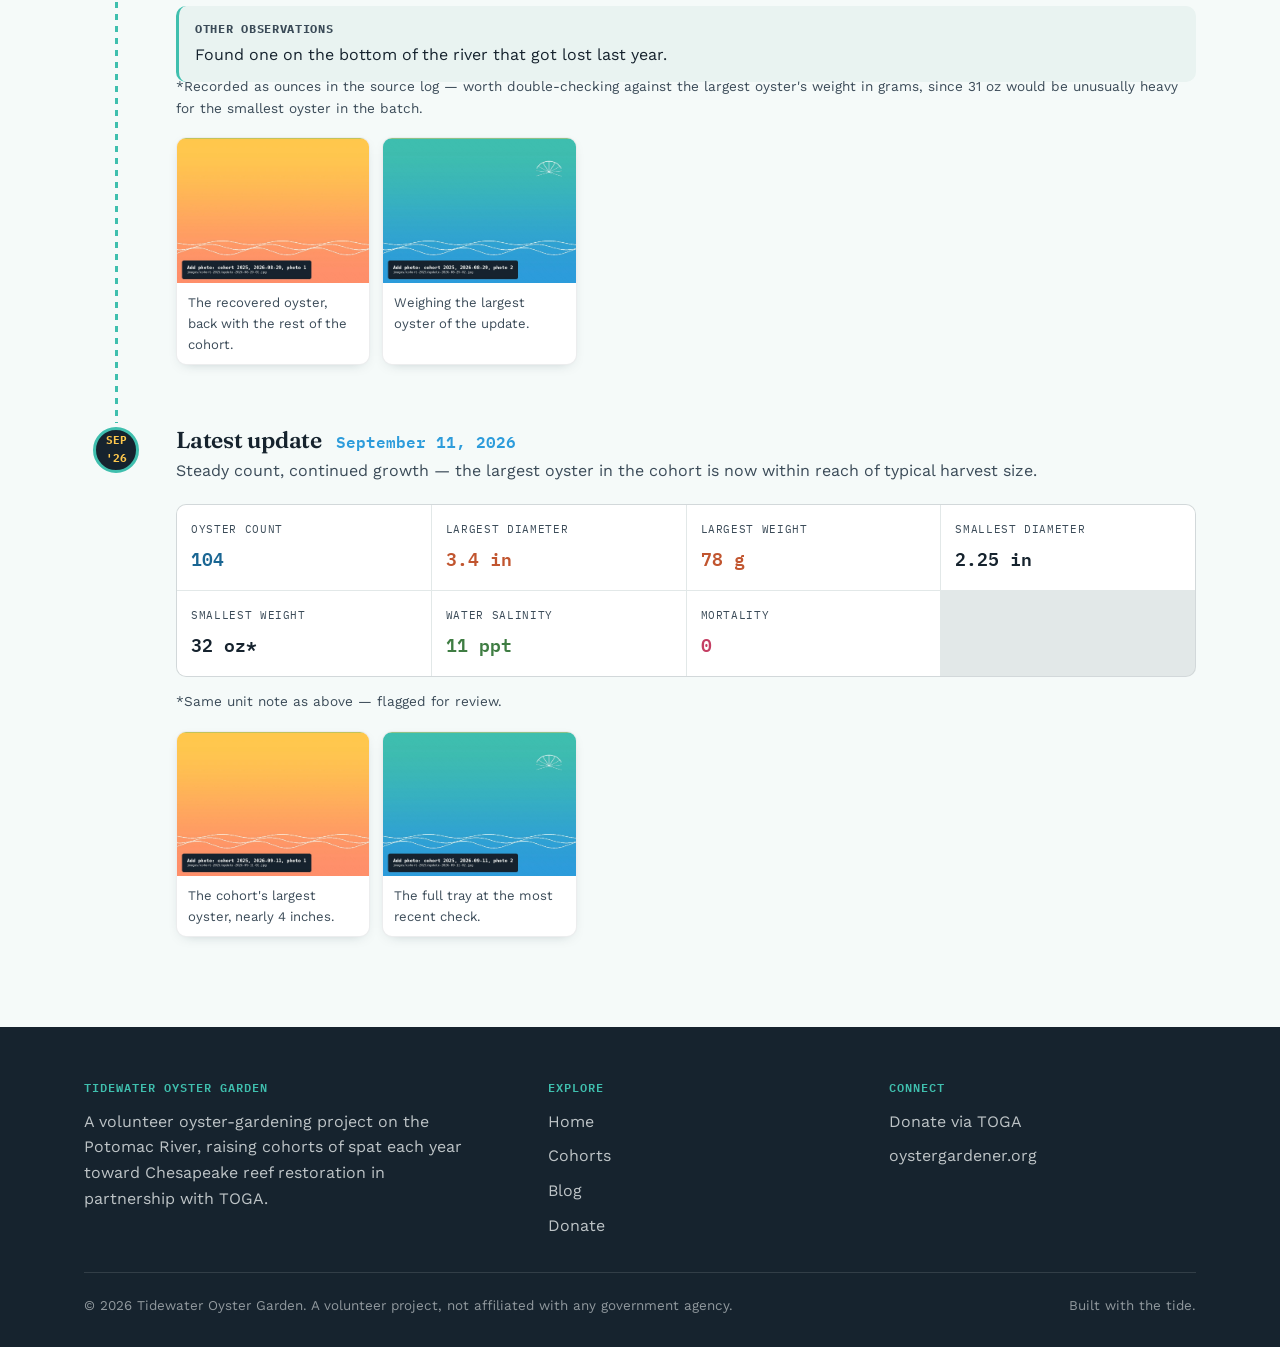
<file: cohort-2025.html>
<!DOCTYPE html>
<html lang="en">
<head>
<meta charset="UTF-8">
<meta name="viewport" content="width=device-width, initial-scale=1.0">
<title>Cohort 2025 — Tidewater Oyster Garden</title>
<meta name="description" content="Progress updates, measurements, and photos for the 2025 oyster cohort on the Potomac River.">
<link rel="preconnect" href="https://fonts.googleapis.com">
<link rel="stylesheet" href="css/style.css">
</head>
<body data-page="cohorts">

<header class="site-header">
  <nav class="nav">
    <a href="index.html" class="brand">
      <svg class="brand-mark" viewBox="0 0 32 32" xmlns="http://www.w3.org/2000/svg" aria-hidden="true">
        <circle cx="16" cy="16" r="16" fill="#2D9CDB"/>
        <path d="M16 24.5 L8.5 12.5 A8 8 0 0 1 23.5 12.5 Z" fill="#F5FAF9" opacity="0.95"/>
        <path d="M16 24 L16 10.5 M16 24 L11.3 12.2 M16 24 L20.7 12.2" stroke="#2D9CDB" stroke-width="0.9" fill="none"/>
      </svg>
      <span>Tidewater Oyster Garden<small>A Potomac River Cohort Journal</small></span>
    </a>
    <button class="nav-toggle" aria-label="Toggle navigation" aria-expanded="false"><span></span></button>
    <ul class="nav-links">
      <li><a href="index.html" data-nav="home">Home</a></li>
      <li><a href="cohorts.html" data-nav="cohorts">Cohorts</a></li>
      <li><a href="blog.html" data-nav="blog">Blog</a></li>
      <li><a href="donate.html" data-nav="donate" class="nav-cta">Donate</a></li>
    </ul>
  </nav>
</header>

<section class="hero" style="min-height:auto;">
  <div class="hero-media"><img src="images/cohort-2025/thumb.jpg" alt="Cohort 2025 hero photo"></div>
  <div class="hero-inner hero-inner--sm">
    <p class="eyebrow" style="color:#FFC94D"><a href="cohorts.html" style="color:#FFC94D;">← All cohorts</a></p>
    <h1 style="max-width:20ch;">Cohort 2025</h1>
    <p class="lede">A small bag of spat from Darryl, 450 oysters strong, started May 20, 2025. This cohort has been through a rough winter and come out the other side growing well.</p>
    <div class="hero-stats">
      <div class="hero-stat"><b>104</b><span>Current count</span></div>
      <div class="hero-stat"><b>3⅞ in</b><span>Largest shell</span></div>
      <div class="hero-stat"><b>7</b><span>Full updates logged</span></div>
    </div>
  </div>
</section>

<svg class="tide-line" viewBox="0 0 1200 40" preserveAspectRatio="none" aria-hidden="true">
  <path d="M0,20 C100,2 200,38 300,20 C400,2 500,38 600,20 C700,2 800,38 900,20 C1000,2 1100,38 1200,20" stroke="#3FBFAE"/>
</svg>

<section class="section section--tight">
  <div class="container">
    <p class="eyebrow">The short version</p>
    <p class="max-prose">This cohort started with 450 oysters in May 2025 and had grown to 405 by mid-July. Counts weren't retaken over the rest of that first summer and fall — just mortality checks — but by the next full count, in May 2026, only 142 remained: a hard overwinter loss. Since then the survivors have been thriving, growing from roughly thumbnail-sized to nearly 4 inches, and the count has held steady in the low hundreds through summer 2026, even recovering one oyster that had been lost on the river bottom a year earlier.</p>
  </div>
</section>

<section class="section">
  <div class="container">
    <p class="eyebrow">Update log</p>
    <h2>Progress updates</h2>

    <div class="timeline">

      <!-- ================= 2025-05-20 ================= -->
      <div class="timeline-rail"><div class="timeline-dot">MAY<br>&#39;25</div><div class="timeline-wave"></div></div>
      <div class="update-block reveal" id="update-2025-05-20">
        <div class="update-head"><h3>Cohort start</h3><span class="update-date">May 20, 2025</span></div>
        <p>The cohort began with one small bag of spat from Darryl.</p>
        <div class="data-grid">
          <div class="data-cell accent-bay"><span class="k">Oyster count</span><span class="v">450</span></div>
          <div class="data-cell accent-coral"><span class="k">Largest diameter</span><span class="v">0.5 in</span></div>
        </div>
        <ul class="note-list">
          <li><b>Other observations</b><p>One small bag of oysters from Darryl.</p></li>
        </ul>
        <div class="photo-grid">
          <figure class="photo"><img src="images/cohort-2025/update-2025-05-20-01.jpg" alt="Cohort 2025, May 20 2025 update, photo 1"><figcaption>The starting bag of spat from Darryl.</figcaption></figure>
          <figure class="photo"><img src="images/cohort-2025/update-2025-05-20-02.jpg" alt="Cohort 2025, May 20 2025 update, photo 2"><figcaption>New cage set up for the 2025 cohort.</figcaption></figure>
        </div>
      </div>

      <!-- ================= 2025-07-15 ================= -->
      <div class="timeline-rail"><div class="timeline-dot">JUL<br>&#39;25</div><div class="timeline-wave"></div></div>
      <div class="update-block reveal" id="update-2025-07-15">
        <div class="update-head"><h3>First recount</h3><span class="update-date">July 15, 2025 <span style="font-weight:400; color:var(--ink-soft); font-size:.8rem;">(date approximate)</span></span></div>
        <p>First full recount and size check since the cohort started.</p>
        <div class="data-grid">
          <div class="data-cell accent-bay"><span class="k">Oyster count</span><span class="v">405</span></div>
          <div class="data-cell accent-coral"><span class="k">Largest diameter</span><span class="v">0.7 in</span></div>
          <div class="data-cell accent-salmon"><span class="k">Mortality</span><span class="v">8</span></div>
        </div>
        <ul class="note-list">
          <li><b>Other observations</b><p>Only 42 considered small; 185 from small to large; 178 large. Date is approximate.</p></li>
        </ul>
        <div class="photo-grid">
          <figure class="photo"><img src="images/cohort-2025/update-2025-07-15-01.jpg" alt="Cohort 2025, July 15 2025 update, photo 1"><figcaption>Sorting the July recount into size groups.</figcaption></figure>
          <figure class="photo"><img src="images/cohort-2025/update-2025-07-15-02.jpg" alt="Cohort 2025, July 15 2025 update, photo 2"><figcaption>Largest oysters from the July count.</figcaption></figure>
        </div>
      </div>

      <!-- ================= Quick checks: Aug – Oct 2025 ================= -->
      <div class="timeline-rail"><div class="timeline-dot" style="background:var(--paper-alt); color:var(--ink); border-color:var(--line);">···</div><div class="timeline-wave"></div></div>
      <div class="update-block reveal">
        <div class="update-head"><h3>Monitoring visits</h3><span class="update-date">August – October 2025</span></div>
        <p>Four quick check-ins over the rest of the summer and fall — mortality only, no full recount or measurement.</p>
        <ul class="note-list">
          <li><b>Aug 9, 2025 — Mortality: 2</b><p>19 small; 363 + 23 − 6 = 389 large; 6 regular.</p></li>
          <li><b>Aug 24, 2025 — Mortality: 0</b><p>No notes recorded.</p></li>
          <li><b>Sep 1, 2025 — Mortality: 0</b><p>Noticed that the lines to the floats were worn.</p></li>
          <li><b>Oct 11, 2025 — Mortality: 0</b><p>No notes recorded.</p></li>
          <li><b>Oct 24, 2025 — Mortality: 0</b><p>No notes recorded.</p></li>
        </ul>
      </div>

      <!-- ================= 2026-05-16 ================= -->
      <div class="timeline-rail"><div class="timeline-dot">MAY<br>&#39;26</div><div class="timeline-wave"></div></div>
      <div class="update-block reveal" id="update-2026-05-16">
        <div class="update-head"><h3>First check after winter</h3><span class="update-date">May 16, 2026</span></div>
        <p>The first full recount since the previous July — and a hard one. Only 142 oysters remained, down from 405. Whatever combination of winter conditions, predation, or loss caused it, it happened somewhere in the eight months between checks rather than all at once.</p>
        <div class="data-grid">
          <div class="data-cell accent-bay"><span class="k">Oyster count</span><span class="v">142</span></div>
          <div class="data-cell accent-coral"><span class="k">Largest diameter</span><span class="v">1.5 in</span></div>
        </div>
        <div style="background:var(--paper-alt); border-left:3px solid var(--salmon); border-radius:var(--radius-sm); padding:14px 16px; margin:4px 0 18px;">
          <b style="display:block; font-family:var(--font-mono); font-size:.72rem; text-transform:uppercase; letter-spacing:.06em; color:var(--ink-soft); margin-bottom:4px;">Data note</b>
          <p style="margin:0; color:var(--ink);">The source log records mortality as <strong>&minus;142</strong> for this date, which isn't a meaningful value for a death count — flagged here for review rather than shown as a stat. The count itself (142, down from 405) is shown above as recorded.</p>
        </div>
        <div class="photo-grid">
          <figure class="photo"><img src="images/cohort-2025/update-2026-05-16-01.jpg" alt="Cohort 2025, May 16 2026 update, photo 1"><figcaption>Spring recount after the cohort's first winter.</figcaption></figure>
          <figure class="photo"><img src="images/cohort-2025/update-2026-05-16-02.jpg" alt="Cohort 2025, May 16 2026 update, photo 2"><figcaption>Surviving oysters, noticeably larger than last fall.</figcaption></figure>
        </div>
      </div>

      <!-- ================= 2026-07-25 ================= -->
      <div class="timeline-rail"><div class="timeline-dot">JUL<br>&#39;26</div><div class="timeline-wave"></div></div>
      <div class="update-block reveal" id="update-2026-07-25">
        <div class="update-head"><h3>Further loss over summer</h3><span class="update-date">July 25, 2026</span></div>
        <p>Count dropped again, from 142 to 103.</p>
        <div class="data-grid">
          <div class="data-cell accent-bay"><span class="k">Oyster count</span><span class="v">103</span></div>
          <div class="data-cell accent-salmon"><span class="k">Mortality</span><span class="v">39</span></div>
        </div>
        <div class="photo-grid">
          <figure class="photo"><img src="images/cohort-2025/update-2026-07-25-01.jpg" alt="Cohort 2025, July 25 2026 update, photo 1"><figcaption>July count, cage freshly opened.</figcaption></figure>
          <figure class="photo"><img src="images/cohort-2025/update-2026-07-25-02.jpg" alt="Cohort 2025, July 25 2026 update, photo 2"><figcaption>Remaining oysters looking healthy despite the loss.</figcaption></figure>
        </div>
      </div>

      <!-- ================= 2026-08-07 ================= -->
      <div class="timeline-rail"><div class="timeline-dot">AUG<br>&#39;26</div><div class="timeline-wave"></div></div>
      <div class="update-block reveal" id="update-2026-08-07">
        <div class="update-head"><h3>AI-assisted recount</h3><span class="update-date">August 7, 2026 <span style="font-weight:400; color:var(--ink-soft); font-size:.8rem;">(corrected from a source date of Aug 7, 2206)</span></span></div>
        <p>A very hot day — and the first time we tried an AI photo count alongside the manual count, as a cross-check.</p>
        <div class="data-grid">
          <div class="data-cell accent-bay"><span class="k">Oyster count</span><span class="v">103</span></div>
          <div class="data-cell accent-bay"><span class="k">AI count</span><span class="v">103</span></div>
          <div class="data-cell accent-coral"><span class="k">Largest diameter</span><span class="v">2⅞ in</span></div>
          <div class="data-cell"><span class="k">Smallest diameter</span><span class="v">2⅛ in</span></div>
          <div class="data-cell accent-marsh"><span class="k">Water salinity</span><span class="v">14 ppt</span></div>
          <div class="data-cell accent-salmon"><span class="k">Mortality</span><span class="v">0</span></div>
        </div>
        <ul class="note-list">
          <li><b>Other observations</b><p>Very hot day. Had AI count the oysters — it got 103 as well, matching the manual count.</p></li>
        </ul>
        <div class="photo-grid">
          <figure class="photo"><img src="images/cohort-2025/update-2026-08-07-01.jpg" alt="Cohort 2025, August 7 2026 update, photo 1"><figcaption>Full tray laid out for the AI photo count.</figcaption></figure>
          <figure class="photo"><img src="images/cohort-2025/update-2026-08-07-02.jpg" alt="Cohort 2025, August 7 2026 update, photo 2"><figcaption>Largest oyster of the round, measuring 2⅞ inches.</figcaption></figure>
        </div>
      </div>

      <!-- ================= 2026-08-29 ================= -->
      <div class="timeline-rail"><div class="timeline-dot">AUG<br>&#39;26</div><div class="timeline-wave"></div></div>
      <div class="update-block reveal" id="update-2026-08-29">
        <div class="update-head"><h3>A survivor comes home</h3><span class="update-date">August 29, 2026</span></div>
        <p>Count ticked up by one — an oyster that had been lost on the river bottom a year earlier turned up during this check.</p>
        <div class="data-grid">
          <div class="data-cell accent-bay"><span class="k">Oyster count</span><span class="v">104</span></div>
          <div class="data-cell accent-coral"><span class="k">Largest diameter</span><span class="v">3.25 in</span></div>
          <div class="data-cell accent-coral"><span class="k">Largest weight</span><span class="v">71.5 g</span></div>
          <div class="data-cell"><span class="k">Smallest diameter</span><span class="v">2.25 in</span></div>
          <div class="data-cell"><span class="k">Smallest weight</span><span class="v">31 oz*</span></div>
          <div class="data-cell accent-marsh"><span class="k">Water salinity</span><span class="v">9 ppt</span></div>
          <div class="data-cell accent-salmon"><span class="k">Mortality</span><span class="v">0</span></div>
        </div>
        <ul class="note-list">
          <li><b>Other observations</b><p>Found one on the bottom of the river that got lost last year.</p></li>
        </ul>
        <p style="font-size:.85rem; color:var(--ink-soft); margin-top:-6px;">*Recorded as ounces in the source log — worth double-checking against the largest oyster's weight in grams, since 31&nbsp;oz would be unusually heavy for the smallest oyster in the batch.</p>
        <div class="photo-grid">
          <figure class="photo"><img src="images/cohort-2025/update-2026-08-29-01.jpg" alt="Cohort 2025, August 29 2026 update, photo 1"><figcaption>The recovered oyster, back with the rest of the cohort.</figcaption></figure>
          <figure class="photo"><img src="images/cohort-2025/update-2026-08-29-02.jpg" alt="Cohort 2025, August 29 2026 update, photo 2"><figcaption>Weighing the largest oyster of the update.</figcaption></figure>
        </div>
      </div>

      <!-- ================= 2026-09-11 ================= -->
      <div class="timeline-rail"><div class="timeline-dot">SEP<br>&#39;26</div></div>
      <div class="update-block reveal" id="update-2026-09-11">
        <div class="update-head"><h3>Latest update</h3><span class="update-date">September 11, 2026</span></div>
        <p>Steady count, continued growth — the largest oyster in the cohort is now within reach of typical harvest size.</p>
        <div class="data-grid">
          <div class="data-cell accent-bay"><span class="k">Oyster count</span><span class="v">104</span></div>
          <div class="data-cell accent-coral"><span class="k">Largest diameter</span><span class="v">3.4 in</span></div>
          <div class="data-cell accent-coral"><span class="k">Largest weight</span><span class="v">78 g</span></div>
          <div class="data-cell"><span class="k">Smallest diameter</span><span class="v">2.25 in</span></div>
          <div class="data-cell"><span class="k">Smallest weight</span><span class="v">32 oz*</span></div>
          <div class="data-cell accent-marsh"><span class="k">Water salinity</span><span class="v">11 ppt</span></div>
          <div class="data-cell accent-salmon"><span class="k">Mortality</span><span class="v">0</span></div>
        </div>
        <p style="font-size:.85rem; color:var(--ink-soft); margin-top:-6px;">*Same unit note as above — flagged for review.</p>
        <div class="photo-grid">
          <figure class="photo"><img src="images/cohort-2025/update-2026-09-11-01.jpg" alt="Cohort 2025, September 11 2026 update, photo 1"><figcaption>The cohort's largest oyster, nearly 4 inches.</figcaption></figure>
          <figure class="photo"><img src="images/cohort-2025/update-2026-09-11-02.jpg" alt="Cohort 2025, September 11 2026 update, photo 2"><figcaption>The full tray at the most recent check.</figcaption></figure>
        </div>
      </div>

    </div>
  </div>
</section>

<footer class="site-footer">
  <div class="container">
    <div class="footer-grid">
      <div>
        <h4>Tidewater Oyster Garden</h4>
        <p style="color:rgba(245,250,249,.75); max-width:38ch;">A volunteer oyster-gardening project on the Potomac River, raising cohorts of spat each year toward Chesapeake reef restoration in partnership with TOGA.</p>
      </div>
      <div>
        <h4>Explore</h4>
        <ul>
          <li><a href="index.html">Home</a></li>
          <li><a href="cohorts.html">Cohorts</a></li>
          <li><a href="blog.html">Blog</a></li>
          <li><a href="donate.html">Donate</a></li>
        </ul>
      </div>
      <div>
        <h4>Connect</h4>
        <ul>
          <li><a href="https://www.oystergardener.org/donate" target="_blank" rel="noopener">Donate via TOGA</a></li>
          <li><a href="https://www.oystergardener.org" target="_blank" rel="noopener">oystergardener.org</a></li>
        </ul>
      </div>
    </div>
    <div class="footer-bottom">
      <span>© 2026 Tidewater Oyster Garden. A volunteer project, not affiliated with any government agency.</span>
      <span>Built with the tide.</span>
    </div>
  </div>
</footer>

<script src="js/main.js"></script>
</body>
</html>
</file>
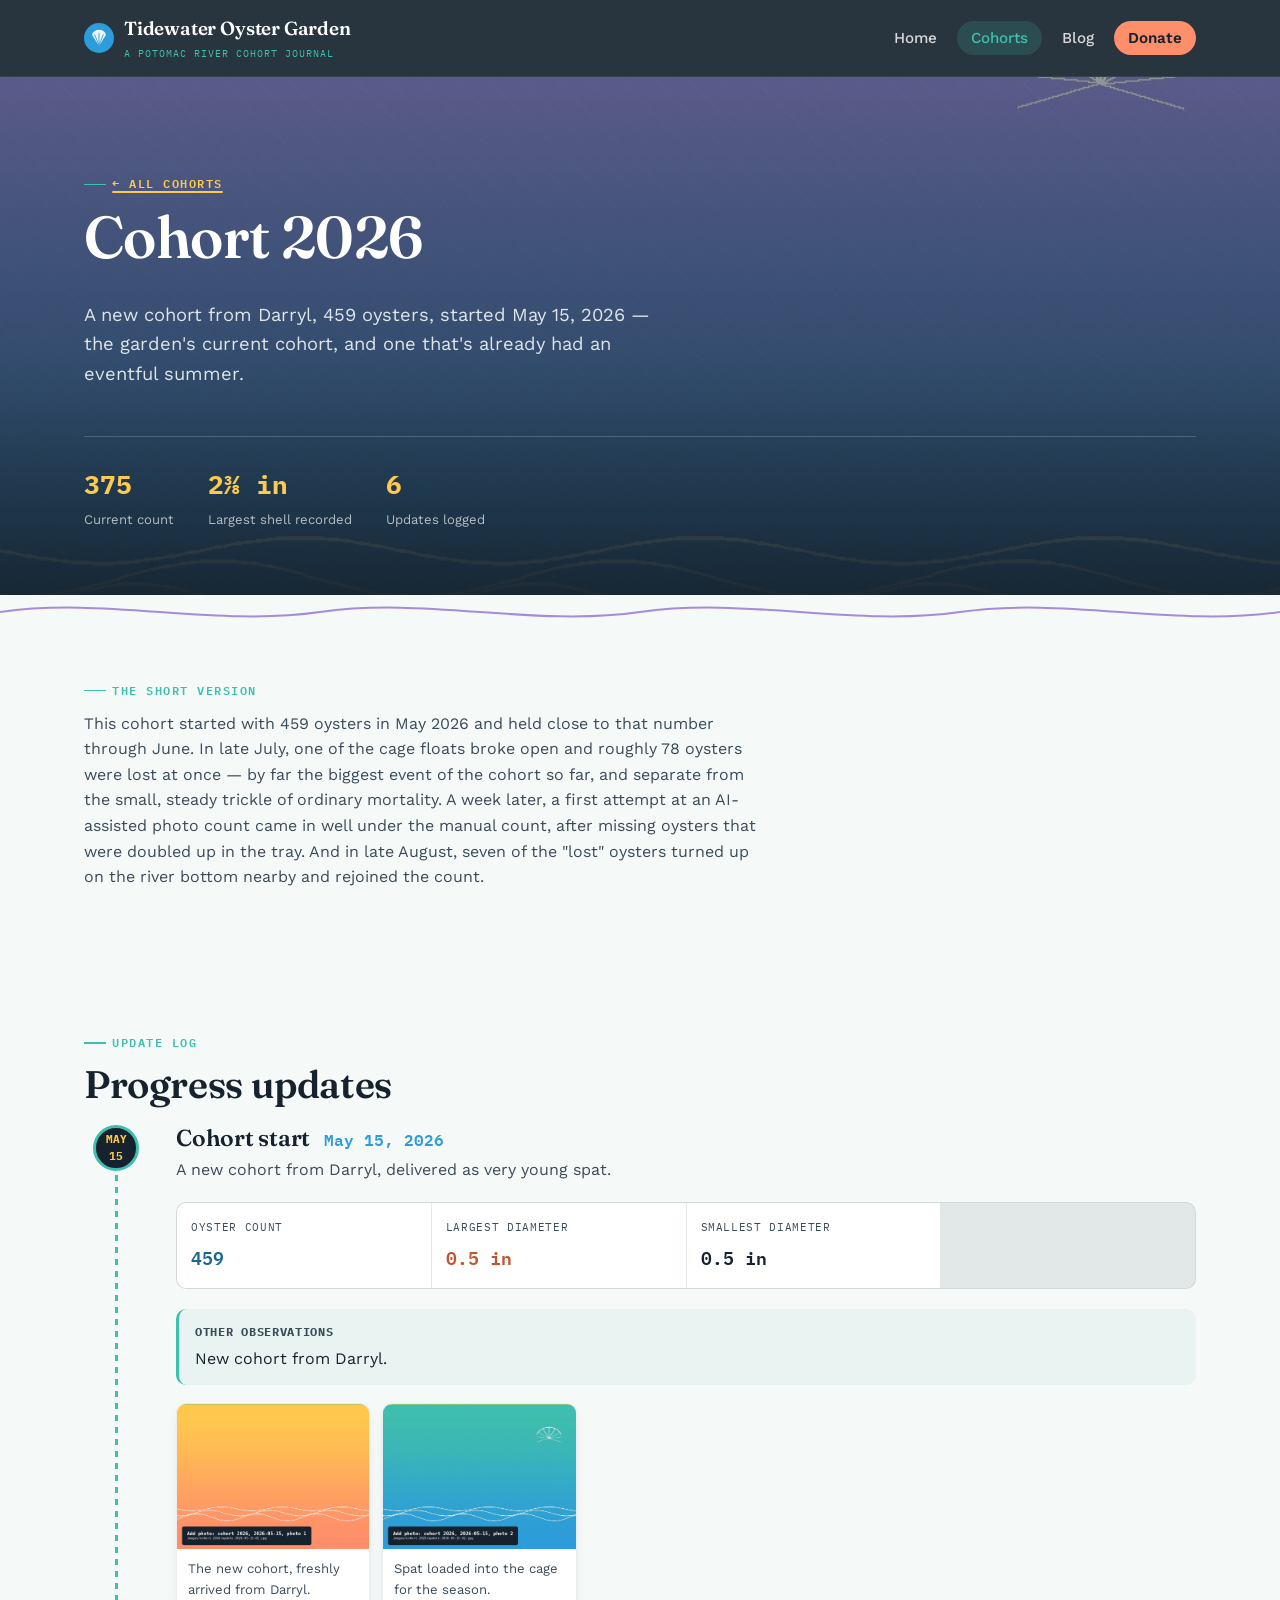
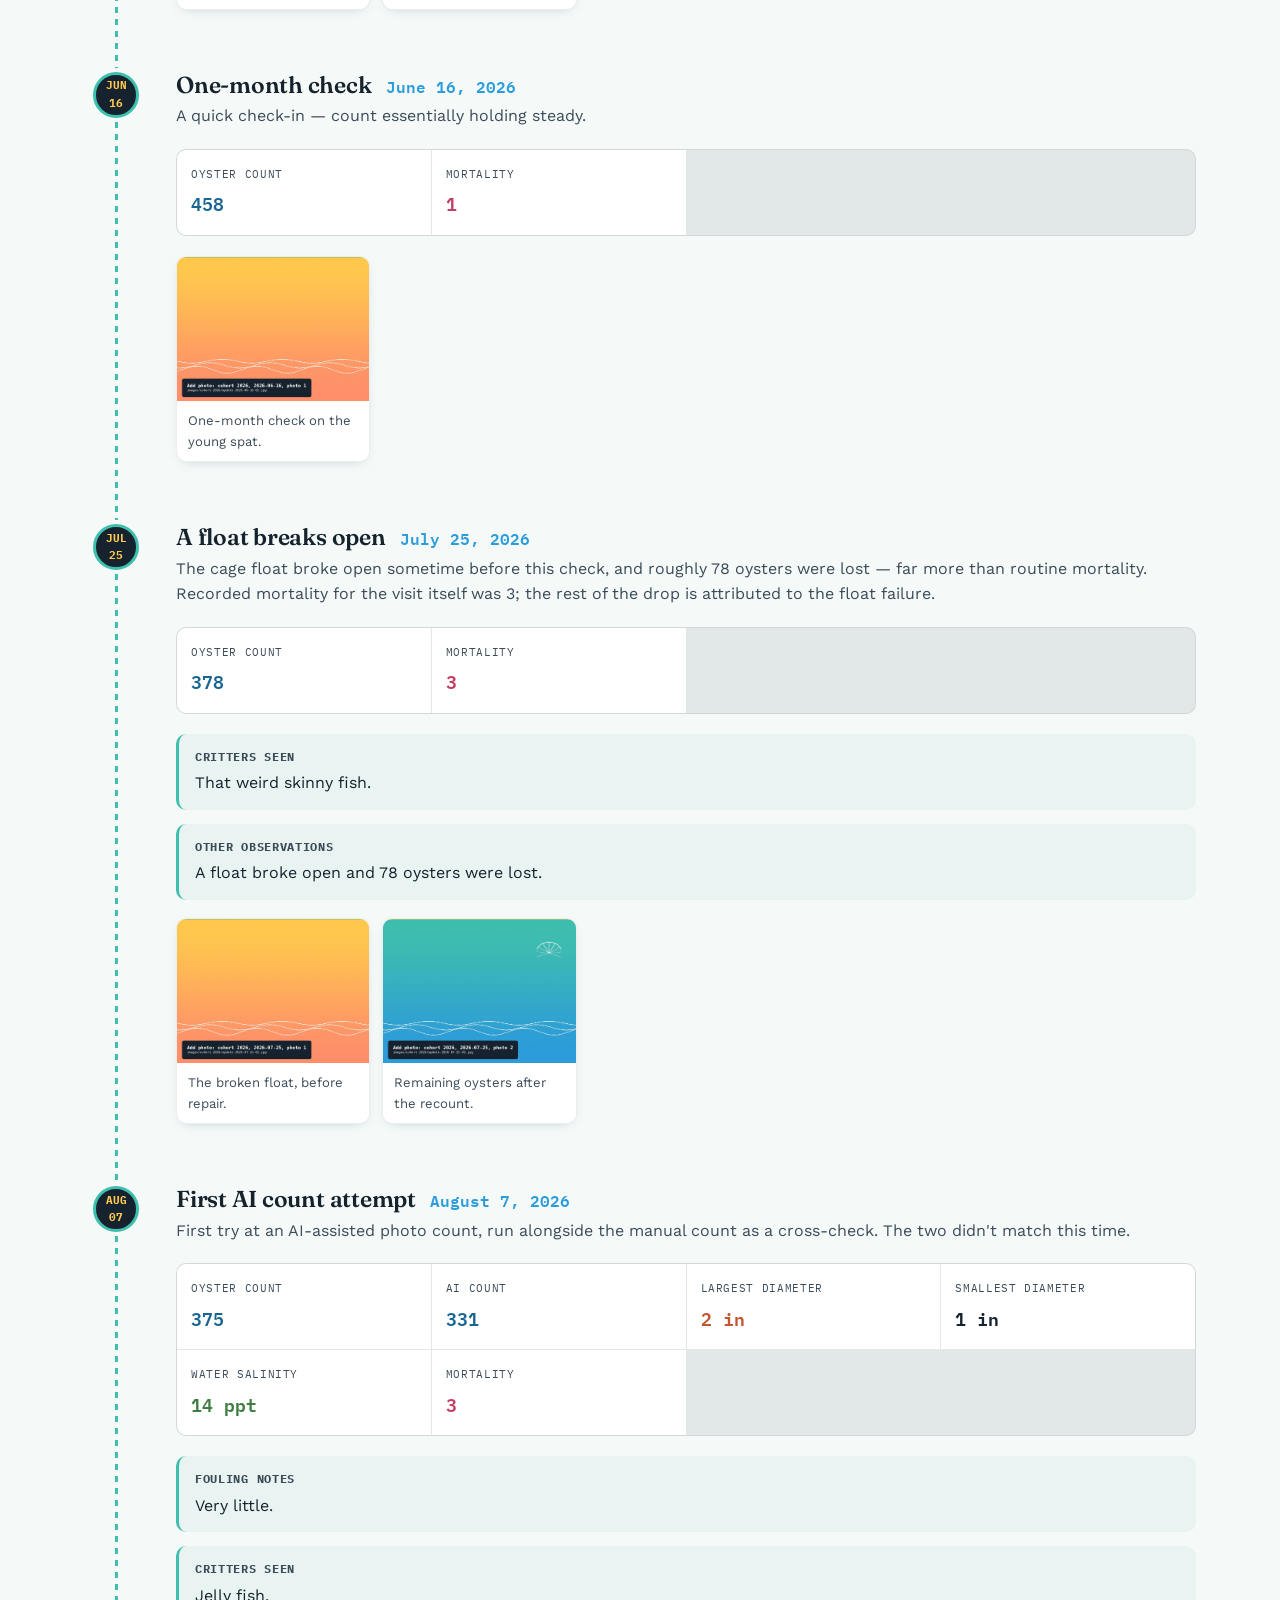
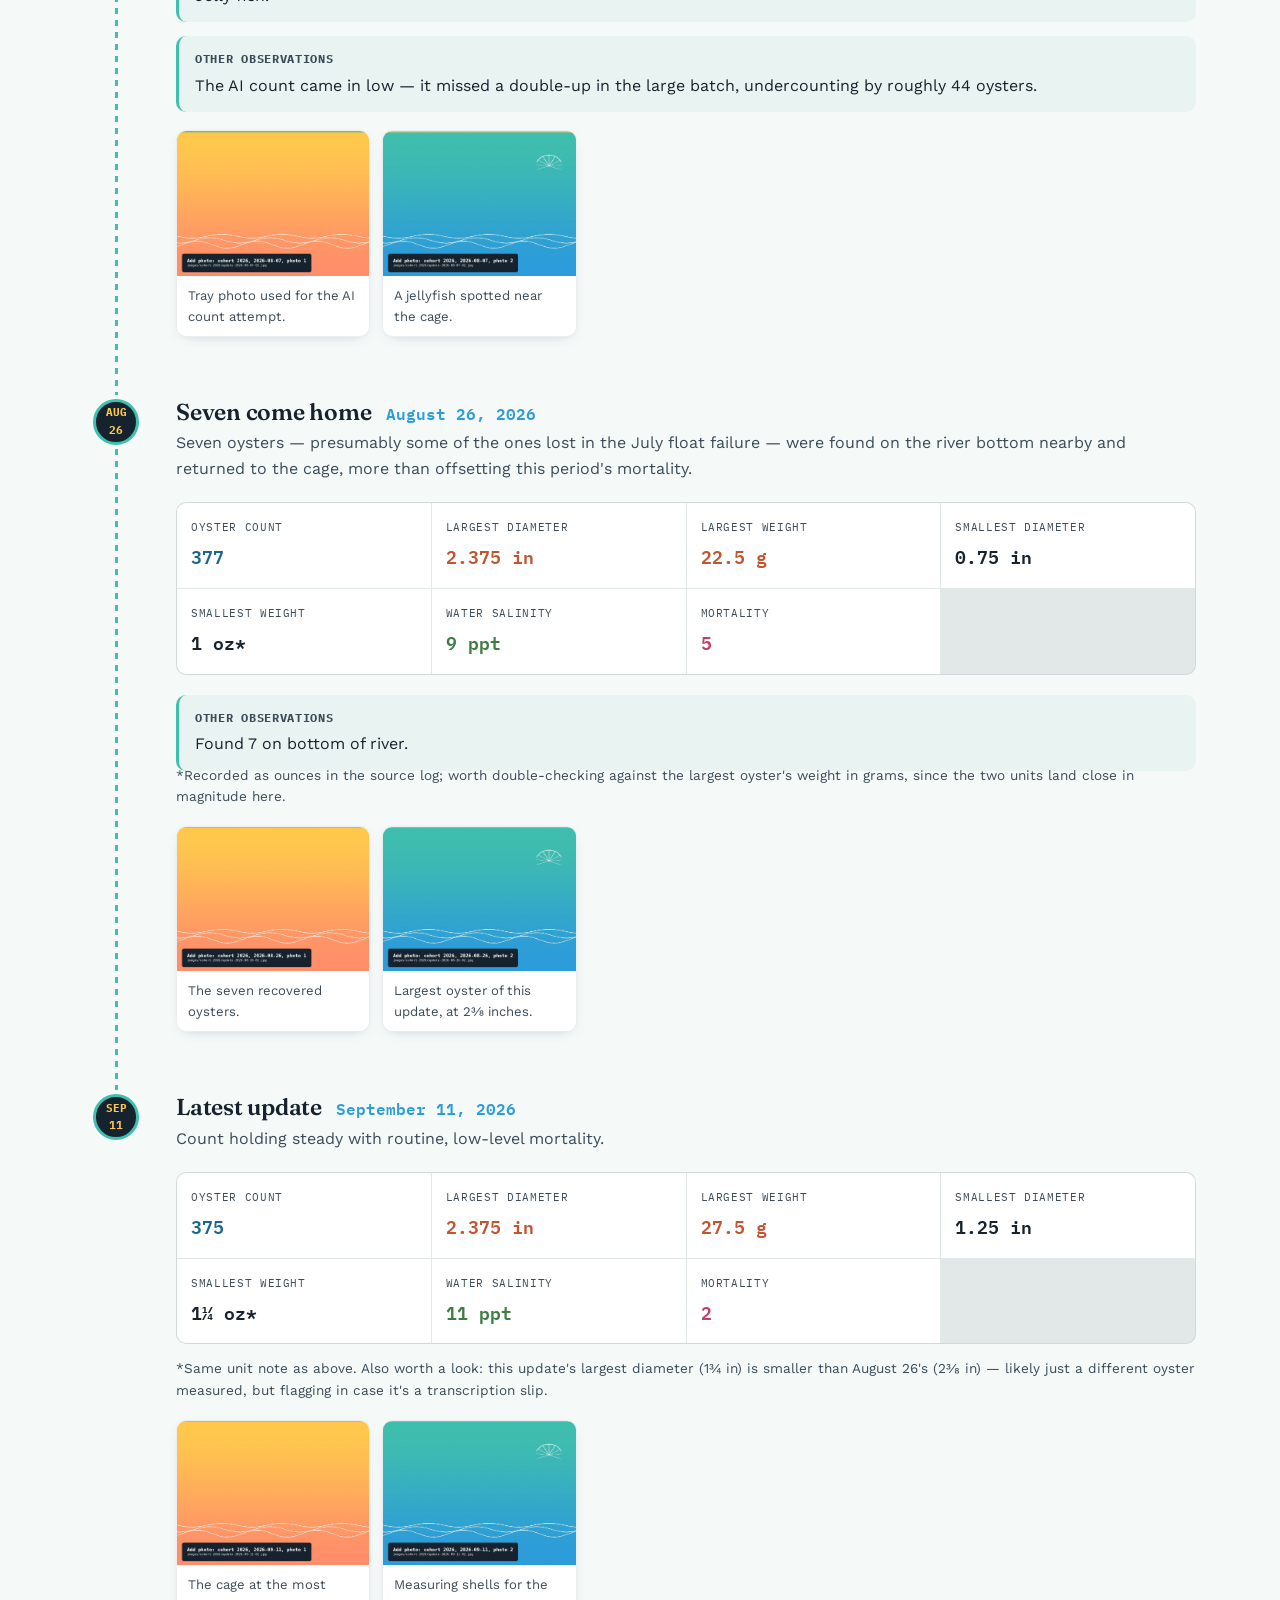
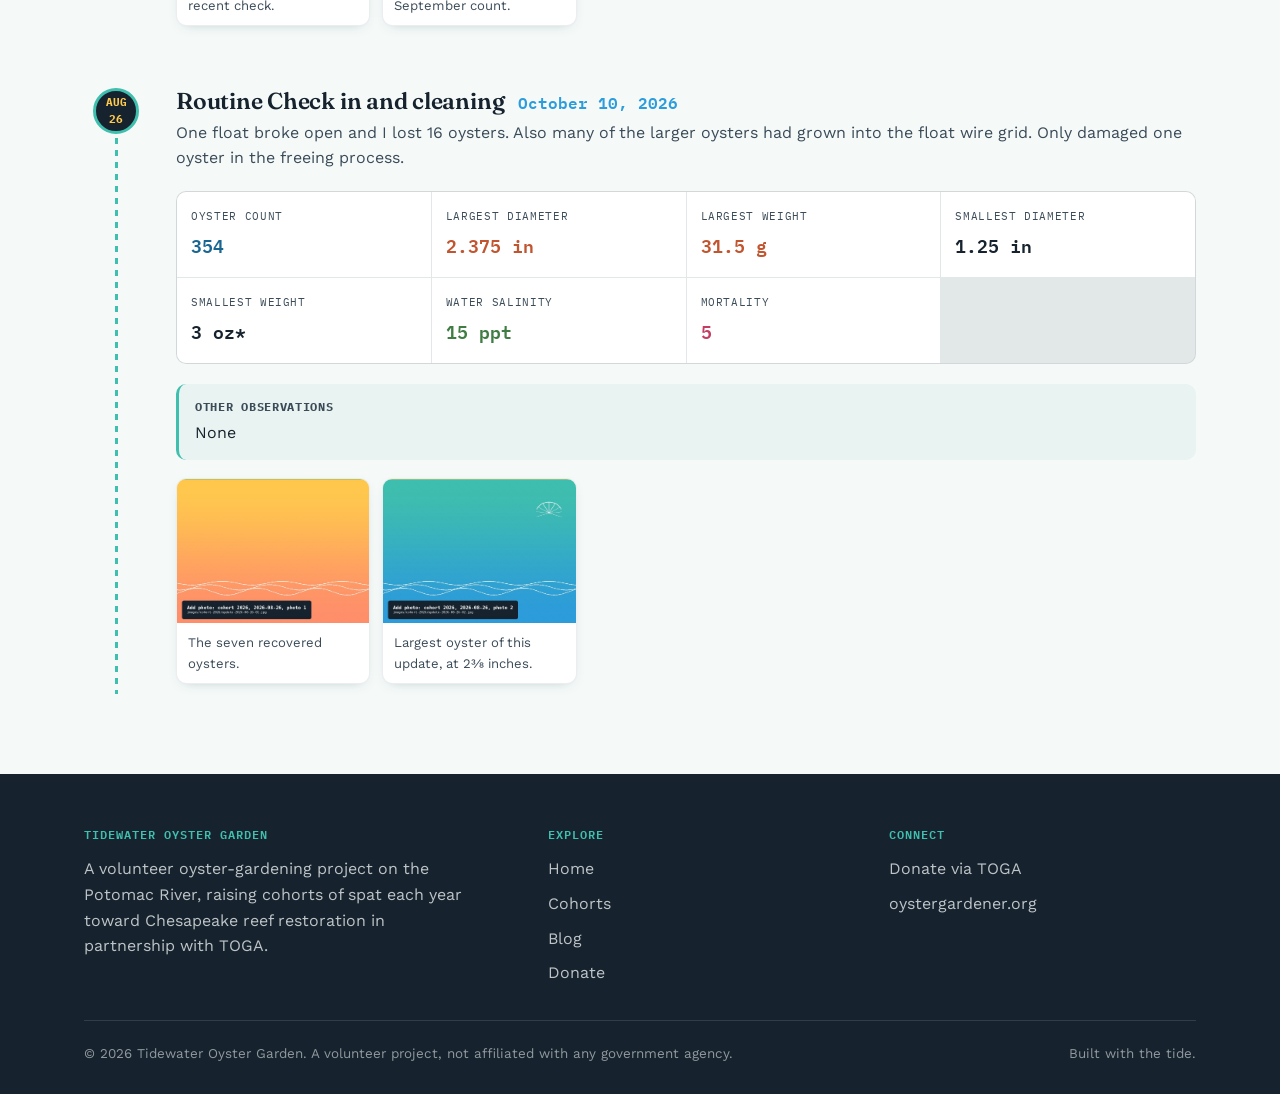
<file: cohort-2026.html>
<!DOCTYPE html>
<html lang="en">
<head>
<meta charset="UTF-8">
<meta name="viewport" content="width=device-width, initial-scale=1.0">
<title>Cohort 2026 — Tidewater Oyster Garden</title>
<meta name="description" content="Progress updates, measurements, and photos for the 2026 oyster cohort on the Potomac River.">
<link rel="preconnect" href="https://fonts.googleapis.com">
<link rel="stylesheet" href="css/style.css">
</head>
<body data-page="cohorts">

<header class="site-header">
  <nav class="nav">
    <a href="index.html" class="brand">
      <svg class="brand-mark" viewBox="0 0 32 32" xmlns="http://www.w3.org/2000/svg" aria-hidden="true">
        <circle cx="16" cy="16" r="16" fill="#2D9CDB"/>
        <path d="M16 24.5 L8.5 12.5 A8 8 0 0 1 23.5 12.5 Z" fill="#F5FAF9" opacity="0.95"/>
        <path d="M16 24 L16 10.5 M16 24 L11.3 12.2 M16 24 L20.7 12.2" stroke="#2D9CDB" stroke-width="0.9" fill="none"/>
      </svg>
      <span>Tidewater Oyster Garden<small>A Potomac River Cohort Journal</small></span>
    </a>
    <button class="nav-toggle" aria-label="Toggle navigation" aria-expanded="false"><span></span></button>
    <ul class="nav-links">
      <li><a href="index.html" data-nav="home">Home</a></li>
      <li><a href="cohorts.html" data-nav="cohorts">Cohorts</a></li>
      <li><a href="blog.html" data-nav="blog">Blog</a></li>
      <li><a href="donate.html" data-nav="donate" class="nav-cta">Donate</a></li>
    </ul>
  </nav>
</header>

<section class="hero" style="min-height:auto;">
  <div class="hero-media"><img src="images/cohort-2026/thumb.jpg" alt="Cohort 2026 hero photo"></div>
  <div class="hero-inner hero-inner--sm">
    <p class="eyebrow" style="color:#FFC94D"><a href="cohorts.html" style="color:#FFC94D;">← All cohorts</a></p>
    <h1 style="max-width:20ch;">Cohort 2026</h1>
    <p class="lede">A new cohort from Darryl, 459 oysters, started May 15, 2026 — the garden's current cohort, and one that's already had an eventful summer.</p>
    <div class="hero-stats">
      <div class="hero-stat"><b>375</b><span>Current count</span></div>
      <div class="hero-stat"><b>2⅜ in</b><span>Largest shell recorded</span></div>
      <div class="hero-stat"><b>6</b><span>Updates logged</span></div>
    </div>
  </div>
</section>

<svg class="tide-line" viewBox="0 0 1200 40" preserveAspectRatio="none" aria-hidden="true">
  <path d="M0,20 C100,2 200,38 300,20 C400,2 500,38 600,20 C700,2 800,38 900,20 C1000,2 1100,38 1200,20" stroke="#A78BDB"/>
</svg>

<section class="section section--tight">
  <div class="container">
    <p class="eyebrow">The short version</p>
    <p class="max-prose">This cohort started with 459 oysters in May 2026 and held close to that number through June. In late July, one of the cage floats broke open and roughly 78 oysters were lost at once — by far the biggest event of the cohort so far, and separate from the small, steady trickle of ordinary mortality. A week later, a first attempt at an AI-assisted photo count came in well under the manual count, after missing oysters that were doubled up in the tray. And in late August, seven of the "lost" oysters turned up on the river bottom nearby and rejoined the count.</p>
  </div>
</section>

<section class="section">
  <div class="container">
    <p class="eyebrow">Update log</p>
    <h2>Progress updates</h2>

    <div class="timeline">

      <!-- ================= 2026-05-15 ================= -->
      <div class="timeline-rail"><div class="timeline-dot">MAY<br>15</div><div class="timeline-wave"></div></div>
      <div class="update-block reveal" id="update-2026-05-15">
        <div class="update-head"><h3>Cohort start</h3><span class="update-date">May 15, 2026</span></div>
        <p>A new cohort from Darryl, delivered as very young spat.</p>
        <div class="data-grid">
          <div class="data-cell accent-bay"><span class="k">Oyster count</span><span class="v">459</span></div>
          <div class="data-cell accent-coral"><span class="k">Largest diameter</span><span class="v">0.5 in</span></div>
          <div class="data-cell"><span class="k">Smallest diameter</span><span class="v">0.5 in</span></div>
        </div>
        <ul class="note-list">
          <li><b>Other observations</b><p>New cohort from Darryl.</p></li>
        </ul>
        <div class="photo-grid">
          <figure class="photo"><img src="images/cohort-2026/update-2026-05-15-01.jpg" alt="Cohort 2026, May 15 2026 update, photo 1"><figcaption>The new cohort, freshly arrived from Darryl.</figcaption></figure>
          <figure class="photo"><img src="images/cohort-2026/update-2026-05-15-02.jpg" alt="Cohort 2026, May 15 2026 update, photo 2"><figcaption>Spat loaded into the cage for the season.</figcaption></figure>
        </div>
      </div>

      <!-- ================= 2026-06-16 ================= -->
      <div class="timeline-rail"><div class="timeline-dot">JUN<br>16</div><div class="timeline-wave"></div></div>
      <div class="update-block reveal" id="update-2026-06-16">
        <div class="update-head"><h3>One-month check</h3><span class="update-date">June 16, 2026</span></div>
        <p>A quick check-in — count essentially holding steady.</p>
        <div class="data-grid">
          <div class="data-cell accent-bay"><span class="k">Oyster count</span><span class="v">458</span></div>
          <div class="data-cell accent-salmon"><span class="k">Mortality</span><span class="v">1</span></div>
        </div>
        <div class="photo-grid">
          <figure class="photo"><img src="images/cohort-2026/update-2026-06-16-01.jpg" alt="Cohort 2026, June 16 2026 update, photo 1"><figcaption>One-month check on the young spat.</figcaption></figure>
        </div>
      </div>

      <!-- ================= 2026-07-25 ================= -->
      <div class="timeline-rail"><div class="timeline-dot">JUL<br>25</div><div class="timeline-wave"></div></div>
      <div class="update-block reveal" id="update-2026-07-25">
        <div class="update-head"><h3>A float breaks open</h3><span class="update-date">July 25, 2026</span></div>
        <p>The cage float broke open sometime before this check, and roughly 78 oysters were lost — far more than routine mortality. Recorded mortality for the visit itself was 3; the rest of the drop is attributed to the float failure.</p>
        <div class="data-grid">
          <div class="data-cell accent-bay"><span class="k">Oyster count</span><span class="v">378</span></div>
          <div class="data-cell accent-salmon"><span class="k">Mortality</span><span class="v">3</span></div>
        </div>
        <ul class="note-list">
          <li><b>Critters seen</b><p>That weird skinny fish.</p></li>
          <li><b>Other observations</b><p>A float broke open and 78 oysters were lost.</p></li>
        </ul>
        <div class="photo-grid">
          <figure class="photo"><img src="images/cohort-2026/update-2026-07-25-01.jpg" alt="Cohort 2026, July 25 2026 update, photo 1"><figcaption>The broken float, before repair.</figcaption></figure>
          <figure class="photo"><img src="images/cohort-2026/update-2026-07-25-02.jpg" alt="Cohort 2026, July 25 2026 update, photo 2"><figcaption>Remaining oysters after the recount.</figcaption></figure>
        </div>
      </div>

      <!-- ================= 2026-08-07 ================= -->
      <div class="timeline-rail"><div class="timeline-dot">AUG<br>07</div><div class="timeline-wave"></div></div>
      <div class="update-block reveal" id="update-2026-08-07">
        <div class="update-head"><h3>First AI count attempt</h3><span class="update-date">August 7, 2026</span></div>
        <p>First try at an AI-assisted photo count, run alongside the manual count as a cross-check. The two didn't match this time.</p>
        <div class="data-grid">
          <div class="data-cell accent-bay"><span class="k">Oyster count</span><span class="v">375</span></div>
          <div class="data-cell accent-bay"><span class="k">AI count</span><span class="v">331</span></div>
          <div class="data-cell accent-coral"><span class="k">Largest diameter</span><span class="v">2 in</span></div>
          <div class="data-cell"><span class="k">Smallest diameter</span><span class="v">1 in</span></div>
          <div class="data-cell accent-marsh"><span class="k">Water salinity</span><span class="v">14 ppt</span></div>
          <div class="data-cell accent-salmon"><span class="k">Mortality</span><span class="v">3</span></div>
        </div>
        <ul class="note-list">
          <li><b>Fouling notes</b><p>Very little.</p></li>
          <li><b>Critters seen</b><p>Jelly fish.</p></li>
          <li><b>Other observations</b><p>The AI count came in low — it missed a double-up in the large batch, undercounting by roughly 44 oysters.</p></li>
        </ul>
        <div class="photo-grid">
          <figure class="photo"><img src="images/cohort-2026/update-2026-08-07-01.jpg" alt="Cohort 2026, August 7 2026 update, photo 1"><figcaption>Tray photo used for the AI count attempt.</figcaption></figure>
          <figure class="photo"><img src="images/cohort-2026/update-2026-08-07-02.jpg" alt="Cohort 2026, August 7 2026 update, photo 2"><figcaption>A jellyfish spotted near the cage.</figcaption></figure>
        </div>
      </div>

      <!-- ================= 2026-08-26 ================= -->
      <div class="timeline-rail"><div class="timeline-dot">AUG<br>26</div><div class="timeline-wave"></div></div>
      <div class="update-block reveal" id="update-2026-08-26">
        <div class="update-head"><h3>Seven come home</h3><span class="update-date">August 26, 2026</span></div>
        <p>Seven oysters — presumably some of the ones lost in the July float failure — were found on the river bottom nearby and returned to the cage, more than offsetting this period's mortality.</p>
        <div class="data-grid">
          <div class="data-cell accent-bay"><span class="k">Oyster count</span><span class="v">377</span></div>
          <div class="data-cell accent-coral"><span class="k">Largest diameter</span><span class="v">2.375 in</span></div>
          <div class="data-cell accent-coral"><span class="k">Largest weight</span><span class="v">22.5 g</span></div>
          <div class="data-cell"><span class="k">Smallest diameter</span><span class="v">0.75 in</span></div>
          <div class="data-cell"><span class="k">Smallest weight</span><span class="v">1 oz*</span></div>
          <div class="data-cell accent-marsh"><span class="k">Water salinity</span><span class="v">9 ppt</span></div>
          <div class="data-cell accent-salmon"><span class="k">Mortality</span><span class="v">5</span></div>
        </div>
        <ul class="note-list">
          <li><b>Other observations</b><p>Found 7 on bottom of river.</p></li>
        </ul>
        <p style="font-size:.85rem; color:var(--ink-soft); margin-top:-6px;">*Recorded as ounces in the source log; worth double-checking against the largest oyster's weight in grams, since the two units land close in magnitude here.</p>
        <div class="photo-grid">
          <figure class="photo"><img src="images/cohort-2026/update-2026-08-26-01.jpg" alt="Cohort 2026, August 26 2026 update, photo 1"><figcaption>The seven recovered oysters.</figcaption></figure>
          <figure class="photo"><img src="images/cohort-2026/update-2026-08-26-02.jpg" alt="Cohort 2026, August 26 2026 update, photo 2"><figcaption>Largest oyster of this update, at 2⅜ inches.</figcaption></figure>
        </div>
      </div>

      <!-- ================= 2026-09-11 ================= -->
      <div class="timeline-rail"><div class="timeline-dot">SEP<br>11</div></div>
      <div class="update-block reveal" id="update-2026-09-11">
        <div class="update-head"><h3>Latest update</h3><span class="update-date">September 11, 2026</span></div>
        <p>Count holding steady with routine, low-level mortality.</p>
        <div class="data-grid">
          <div class="data-cell accent-bay"><span class="k">Oyster count</span><span class="v">375</span></div>
          <div class="data-cell accent-coral"><span class="k">Largest diameter</span><span class="v">2.375 in</span></div>
          <div class="data-cell accent-coral"><span class="k">Largest weight</span><span class="v">27.5 g</span></div>
          <div class="data-cell"><span class="k">Smallest diameter</span><span class="v">1.25 in</span></div>
          <div class="data-cell"><span class="k">Smallest weight</span><span class="v">1¼ oz*</span></div>
          <div class="data-cell accent-marsh"><span class="k">Water salinity</span><span class="v">11 ppt</span></div>
          <div class="data-cell accent-salmon"><span class="k">Mortality</span><span class="v">2</span></div>
        </div>
        <p style="font-size:.85rem; color:var(--ink-soft); margin-top:-6px;">*Same unit note as above. Also worth a look: this update's largest diameter (1¾ in) is smaller than August 26's (2⅜ in) — likely just a different oyster measured, but flagging in case it's a transcription slip.</p>
        <div class="photo-grid">
          <figure class="photo"><img src="images/cohort-2026/update-2026-09-11-01.jpg" alt="Cohort 2026, September 11 2026 update, photo 1"><figcaption>The cage at the most recent check.</figcaption></figure>
          <figure class="photo"><img src="images/cohort-2026/update-2026-09-11-02.jpg" alt="Cohort 2026, September 11 2026 update, photo 2"><figcaption>Measuring shells for the September count.</figcaption></figure>
        </div>
      </div>

      <!-- ================= 2026-10-07 ================= -->
      <div class="timeline-rail"><div class="timeline-dot">AUG<br>26</div><div class="timeline-wave"></div></div>
      <div class="update-block reveal" id="update-2026-08-26">
        <div class="update-head"><h3>Routine Check in and cleaning</h3><span class="update-date">October 10, 2026</span></div>
        <p> One float broke open and I lost 16 oysters. Also many of the larger oysters had grown into the float wire grid. Only damaged one oyster in the freeing process. </p>
        <div class="data-grid">
          <div class="data-cell accent-bay"><span class="k">Oyster count</span><span class="v">354</span></div>
          <div class="data-cell accent-coral"><span class="k">Largest diameter</span><span class="v">2.375 in</span></div>
          <div class="data-cell accent-coral"><span class="k">Largest weight</span><span class="v">31.5 g</span></div>
          <div class="data-cell"><span class="k">Smallest diameter</span><span class="v">1.25 in</span></div>
          <div class="data-cell"><span class="k">Smallest weight</span><span class="v">3 oz*</span></div>
          <div class="data-cell accent-marsh"><span class="k">Water salinity</span><span class="v">15 ppt</span></div>
          <div class="data-cell accent-salmon"><span class="k">Mortality</span><span class="v">5</span></div>
        </div>
        <ul class="note-list">
          <li><b>Other observations</b><p>None</p></li>
        </ul>
        <div class="photo-grid">
          <figure class="photo"><img src="images/cohort-2026/update-2026-08-26-01.jpg" alt="Cohort 2026, August 26 2026 update, photo 1"><figcaption>The seven recovered oysters.</figcaption></figure>
          <figure class="photo"><img src="images/cohort-2026/update-2026-08-26-02.jpg" alt="Cohort 2026, August 26 2026 update, photo 2"><figcaption>Largest oyster of this update, at 2⅜ inches.</figcaption></figure>
        </div>
      </div>

      
    </div>
  </div>
</section>

<footer class="site-footer">
  <div class="container">
    <div class="footer-grid">
      <div>
        <h4>Tidewater Oyster Garden</h4>
        <p style="color:rgba(245,250,249,.75); max-width:38ch;">A volunteer oyster-gardening project on the Potomac River, raising cohorts of spat each year toward Chesapeake reef restoration in partnership with TOGA.</p>
      </div>
      <div>
        <h4>Explore</h4>
        <ul>
          <li><a href="index.html">Home</a></li>
          <li><a href="cohorts.html">Cohorts</a></li>
          <li><a href="blog.html">Blog</a></li>
          <li><a href="donate.html">Donate</a></li>
        </ul>
      </div>
      <div>
        <h4>Connect</h4>
        <ul>
          <li><a href="https://www.oystergardener.org/donate" target="_blank" rel="noopener">Donate via TOGA</a></li>
          <li><a href="https://www.oystergardener.org" target="_blank" rel="noopener">oystergardener.org</a></li>
        </ul>
      </div>
    </div>
    <div class="footer-bottom">
      <span>© 2026 Tidewater Oyster Garden. A volunteer project, not affiliated with any government agency.</span>
      <span>Built with the tide.</span>
    </div>
  </div>
</footer>

<script src="js/main.js"></script>
</body>
</html>
</file>
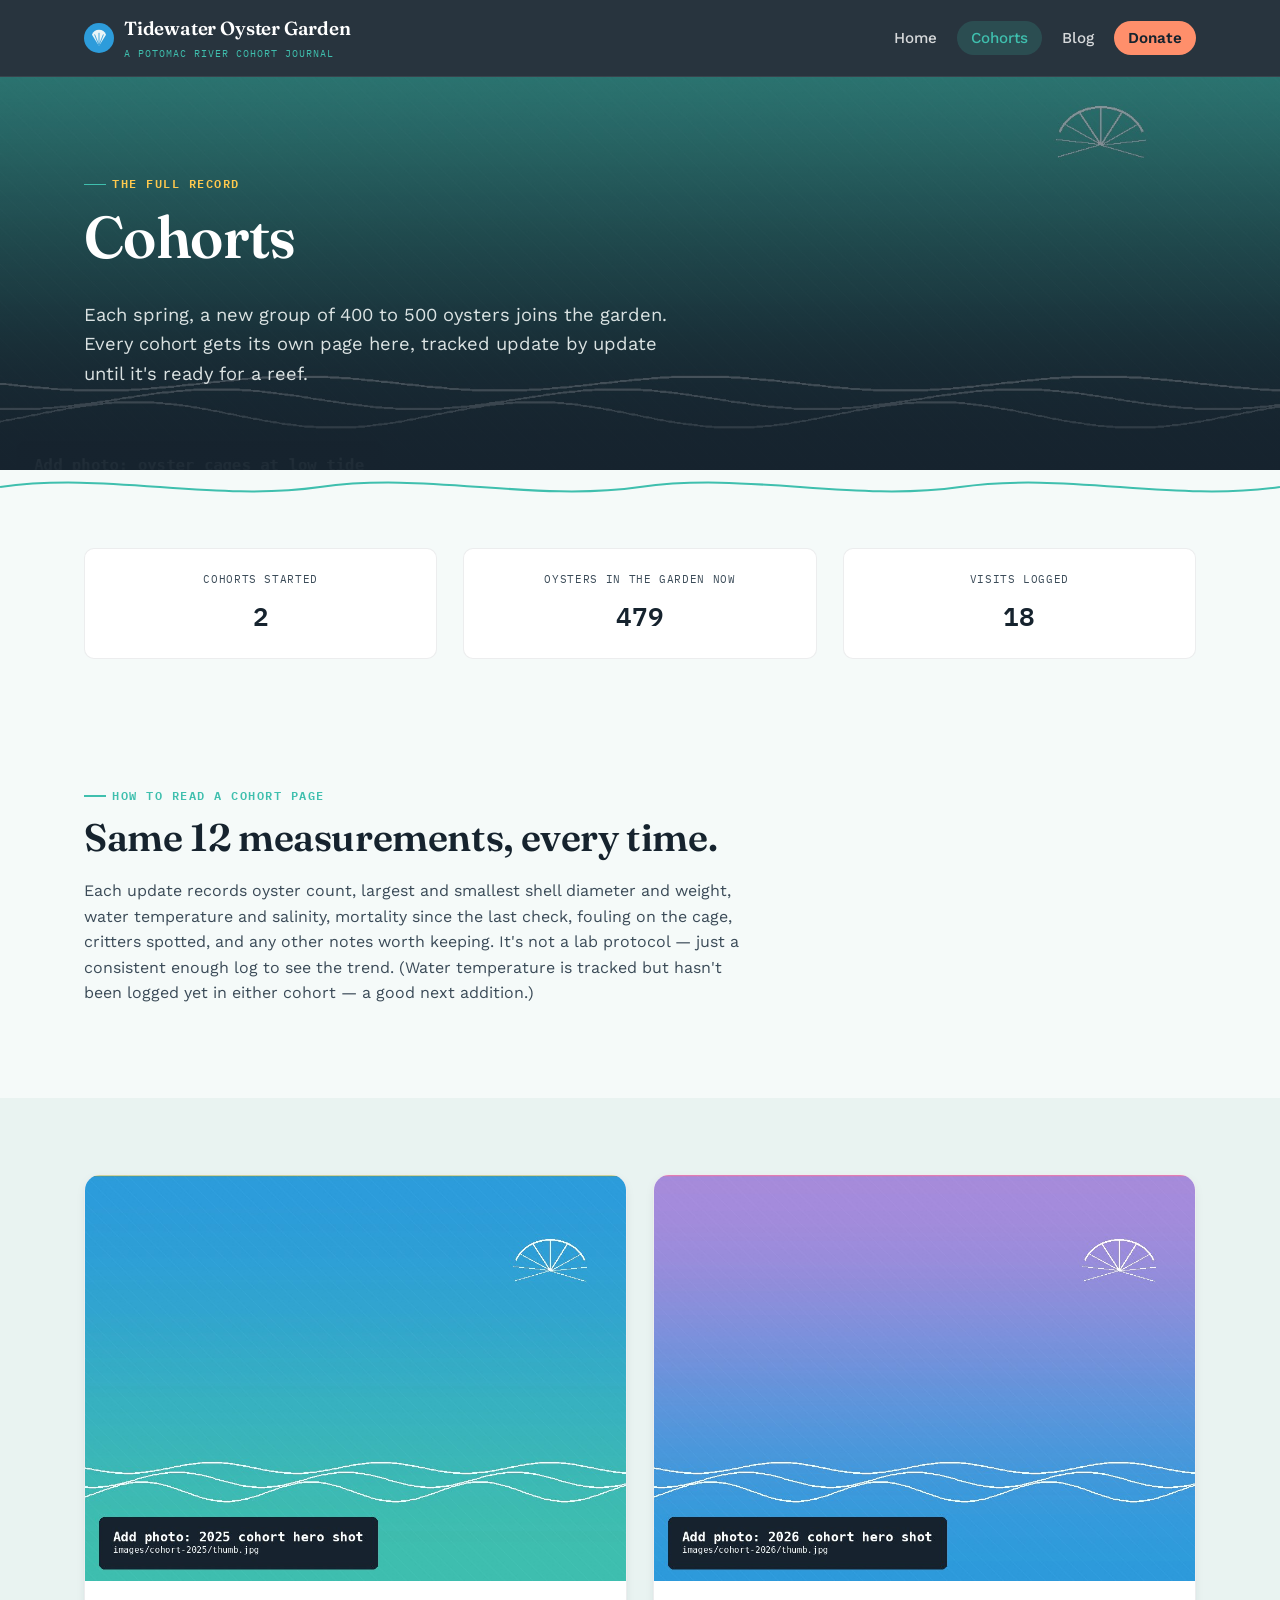
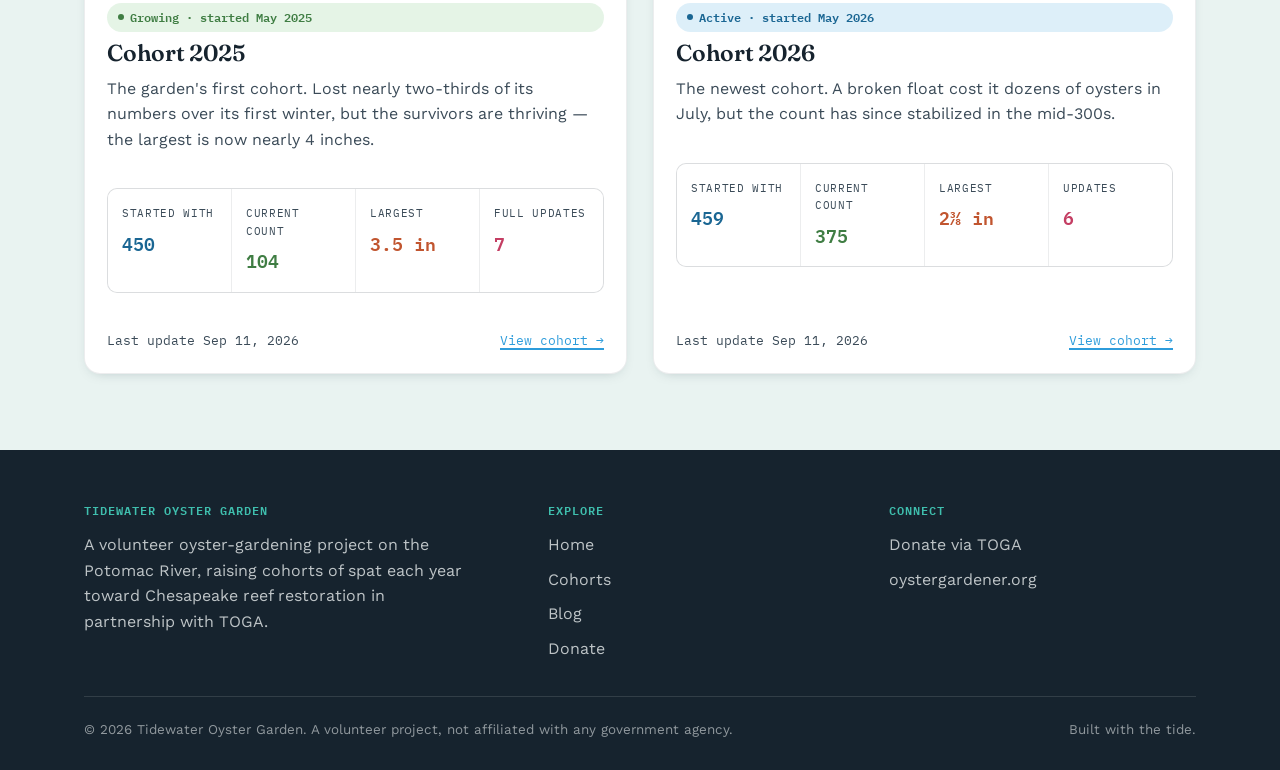
<file: cohorts.html>
<!DOCTYPE html>
<html lang="en">
<head>
<meta charset="UTF-8">
<meta name="viewport" content="width=device-width, initial-scale=1.0">
<title>Cohorts — Tidewater Oyster Garden</title>
<meta name="description" content="Track the progress of every oyster cohort, from spat to reef-ready, with measurements and photos from each update.">
<link rel="preconnect" href="https://fonts.googleapis.com">
<link rel="stylesheet" href="css/style.css">
</head>
<body data-page="cohorts">

<header class="site-header">
  <nav class="nav">
    <a href="index.html" class="brand">
      <svg class="brand-mark" viewBox="0 0 32 32" xmlns="http://www.w3.org/2000/svg" aria-hidden="true">
        <circle cx="16" cy="16" r="16" fill="#2D9CDB"/>
        <path d="M16 24.5 L8.5 12.5 A8 8 0 0 1 23.5 12.5 Z" fill="#F5FAF9" opacity="0.95"/>
        <path d="M16 24 L16 10.5 M16 24 L11.3 12.2 M16 24 L20.7 12.2" stroke="#2D9CDB" stroke-width="0.9" fill="none"/>
      </svg>
      <span>Tidewater Oyster Garden<small>A Potomac River Cohort Journal</small></span>
    </a>
    <button class="nav-toggle" aria-label="Toggle navigation" aria-expanded="false"><span></span></button>
    <ul class="nav-links">
      <li><a href="index.html" data-nav="home">Home</a></li>
      <li><a href="cohorts.html" data-nav="cohorts">Cohorts</a></li>
      <li><a href="blog.html" data-nav="blog">Blog</a></li>
      <li><a href="donate.html" data-nav="donate" class="nav-cta">Donate</a></li>
    </ul>
  </nav>
</header>

<section class="hero" style="min-height:auto;">
  <div class="hero-media"><img src="images/site/hero-cohorts.jpg" alt="Oyster cages at low tide on the Potomac"></div>
  <div class="hero-inner hero-inner--sm">
    <p class="eyebrow" style="color:#FFC94D">The full record</p>
    <h1 style="max-width:20ch;">Cohorts</h1>
    <p class="lede">Each spring, a new group of 400 to 500 oysters joins the garden. Every cohort gets its own page here, tracked update by update until it's ready for a reef.</p>
  </div>
</section>

<svg class="tide-line" viewBox="0 0 1200 40" preserveAspectRatio="none" aria-hidden="true">
  <path d="M0,20 C100,2 200,38 300,20 C400,2 500,38 600,20 C700,2 800,38 900,20 C1000,2 1100,38 1200,20" stroke="#3FBFAE"/>
</svg>

<section class="section section--tight">
  <div class="container">
    <div class="grid grid-3">
      <div class="data-cell" style="border:1px solid var(--line-soft); border-radius:var(--radius-sm); text-align:center; padding:22px;">
        <span class="k">Cohorts started</span><span class="v" style="font-size:1.6rem;">2</span>
      </div>
      <div class="data-cell" style="border:1px solid var(--line-soft); border-radius:var(--radius-sm); text-align:center; padding:22px;">
        <span class="k">Oysters in the garden now</span><span class="v" style="font-size:1.6rem;">479</span>
      </div>
      <div class="data-cell" style="border:1px solid var(--line-soft); border-radius:var(--radius-sm); text-align:center; padding:22px;">
        <span class="k">Visits logged</span><span class="v" style="font-size:1.6rem;">18</span>
      </div>
    </div>
  </div>
</section>

<section class="section">
  <div class="container">
    <p class="eyebrow">How to read a cohort page</p>
    <h2 class="max-prose">Same 12 measurements, every time.</h2>
    <p class="max-prose">Each update records oyster count, largest and smallest shell diameter and weight, water temperature and salinity, mortality since the last check, fouling on the cage, critters spotted, and any other notes worth keeping. It's not a lab protocol — just a consistent enough log to see the trend. (Water temperature is tracked but hasn't been logged yet in either cohort — a good next addition.)</p>
  </div>
</section>

<section class="section section--alt">
  <div class="container">
    <div class="grid grid-2">

      <div class="card reveal">
        <div class="card-media"><img src="images/cohort-2025/thumb.jpg" alt="Cohort 2025 hero photo"></div>
        <div class="card-body">
          <span class="badge"><span class="badge-dot"></span>Growing · started May 2025</span>
          <h3><a href="cohort-2025.html">Cohort 2025</a></h3>
          <p>The garden's first cohort. Lost nearly two-thirds of its numbers over its first winter, but the survivors are thriving — the largest is now nearly 4 inches.</p>
          <div class="data-grid" style="margin-top:12px;">
            <div class="data-cell accent-bay"><span class="k">Started with</span><span class="v">450</span></div>
            <div class="data-cell accent-marsh"><span class="k">Current count</span><span class="v">104</span></div>
            <div class="data-cell accent-coral"><span class="k">Largest</span><span class="v">3.5 in</span></div>
            <div class="data-cell accent-salmon"><span class="k">Full updates</span><span class="v">7</span></div>
          </div>
          <div class="card-foot"><span>Last update Sep 11, 2026</span><a href="cohort-2025.html">View cohort →</a></div>
        </div>
      </div>

      <div class="card reveal">
        <div class="card-media"><img src="images/cohort-2026/thumb.jpg" alt="Cohort 2026 hero photo"></div>
        <div class="card-body">
          <span class="badge badge-active"><span class="badge-dot"></span>Active · started May 2026</span>
          <h3><a href="cohort-2026.html">Cohort 2026</a></h3>
          <p>The newest cohort. A broken float cost it dozens of oysters in July, but the count has since stabilized in the mid-300s.</p>
          <div class="data-grid" style="margin-top:12px;">
            <div class="data-cell accent-bay"><span class="k">Started with</span><span class="v">459</span></div>
            <div class="data-cell accent-marsh"><span class="k">Current count</span><span class="v">375</span></div>
            <div class="data-cell accent-coral"><span class="k">Largest</span><span class="v">2⅜ in</span></div>
            <div class="data-cell accent-salmon"><span class="k">Updates</span><span class="v">6</span></div>
          </div>
          <div class="card-foot"><span>Last update Sep 11, 2026</span><a href="cohort-2026.html">View cohort →</a></div>
        </div>
      </div>

    </div>
  </div>
</section>

<footer class="site-footer">
  <div class="container">
    <div class="footer-grid">
      <div>
        <h4>Tidewater Oyster Garden</h4>
        <p style="color:rgba(245,250,249,.75); max-width:38ch;">A volunteer oyster-gardening project on the Potomac River, raising cohorts of spat each year toward Chesapeake reef restoration in partnership with TOGA.</p>
      </div>
      <div>
        <h4>Explore</h4>
        <ul>
          <li><a href="index.html">Home</a></li>
          <li><a href="cohorts.html">Cohorts</a></li>
          <li><a href="blog.html">Blog</a></li>
          <li><a href="donate.html">Donate</a></li>
        </ul>
      </div>
      <div>
        <h4>Connect</h4>
        <ul>
          <li><a href="https://www.oystergardener.org/donate" target="_blank" rel="noopener">Donate via TOGA</a></li>
          <li><a href="https://www.oystergardener.org" target="_blank" rel="noopener">oystergardener.org</a></li>
        </ul>
      </div>
    </div>
    <div class="footer-bottom">
      <span>© 2026 Tidewater Oyster Garden. A volunteer project, not affiliated with any government agency.</span>
      <span>Built with the tide.</span>
    </div>
  </div>
</footer>

<script src="js/main.js"></script>
</body>
</html>
</file>
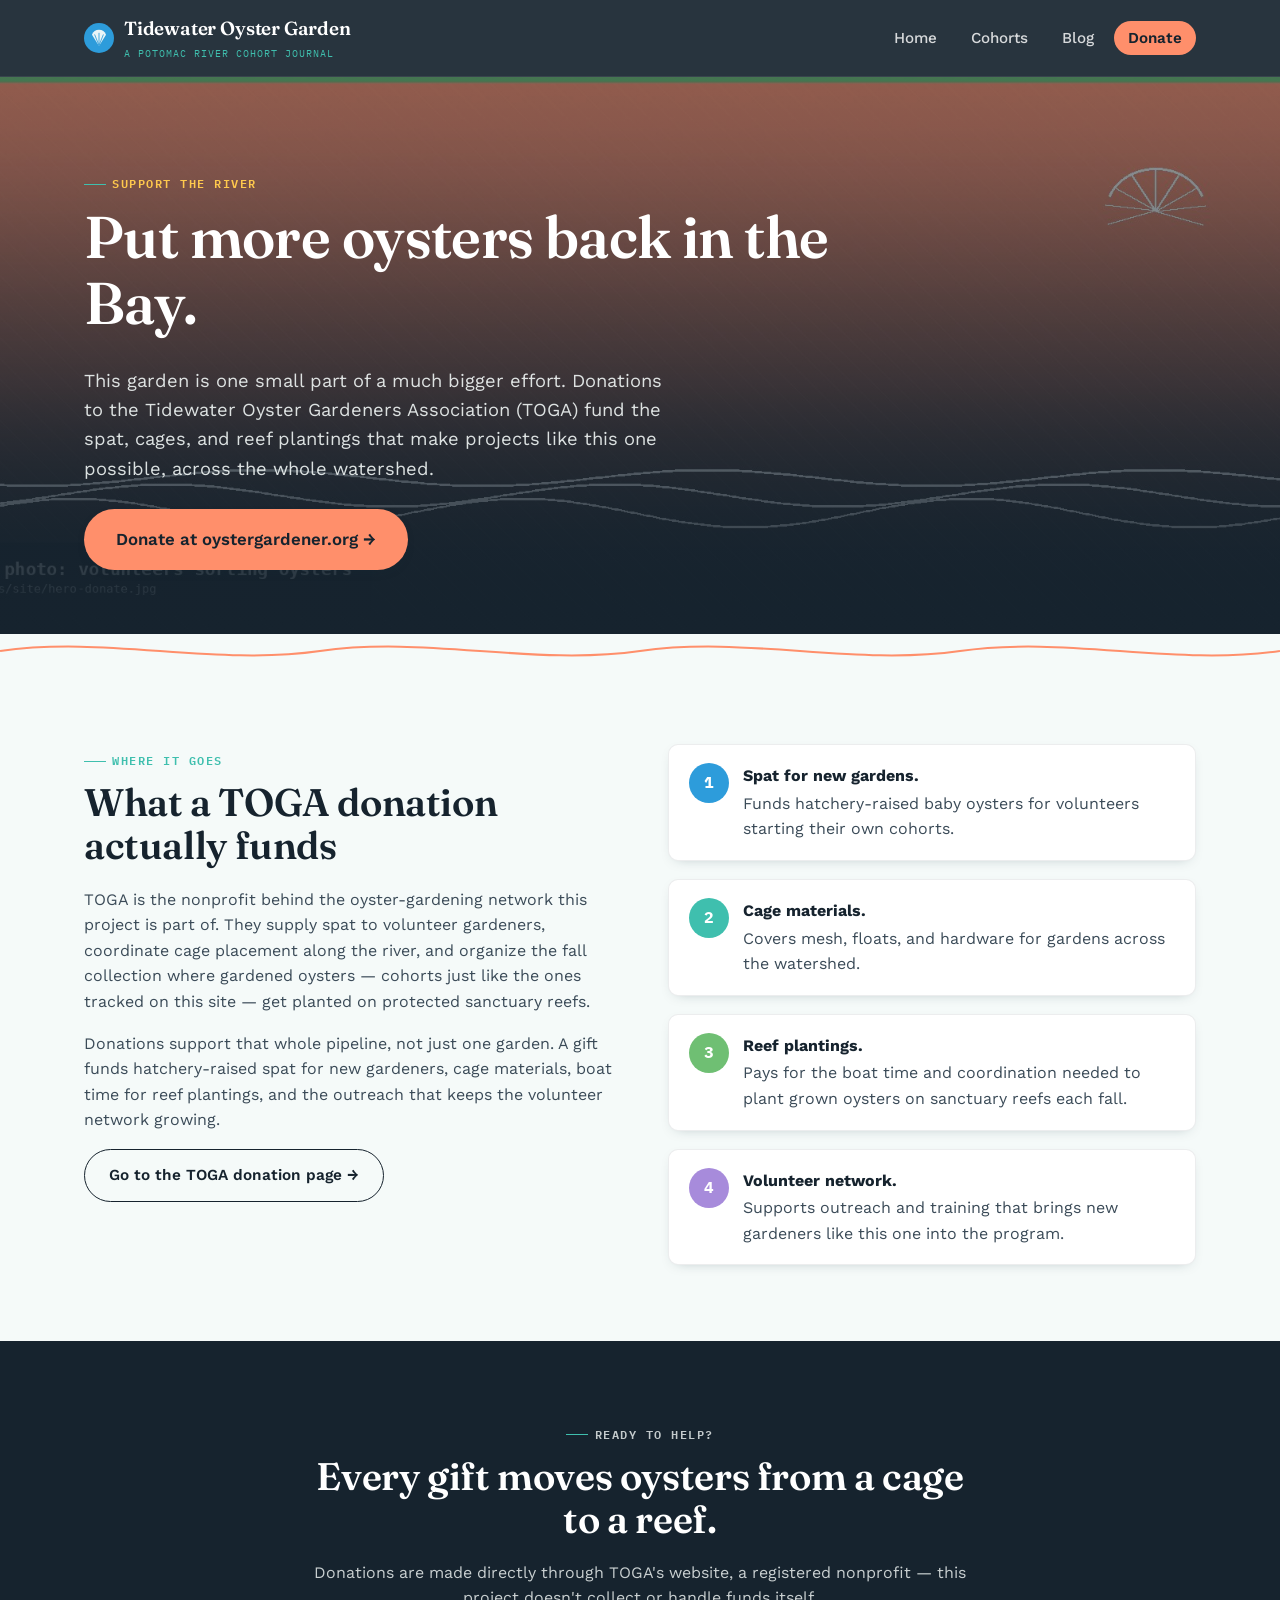
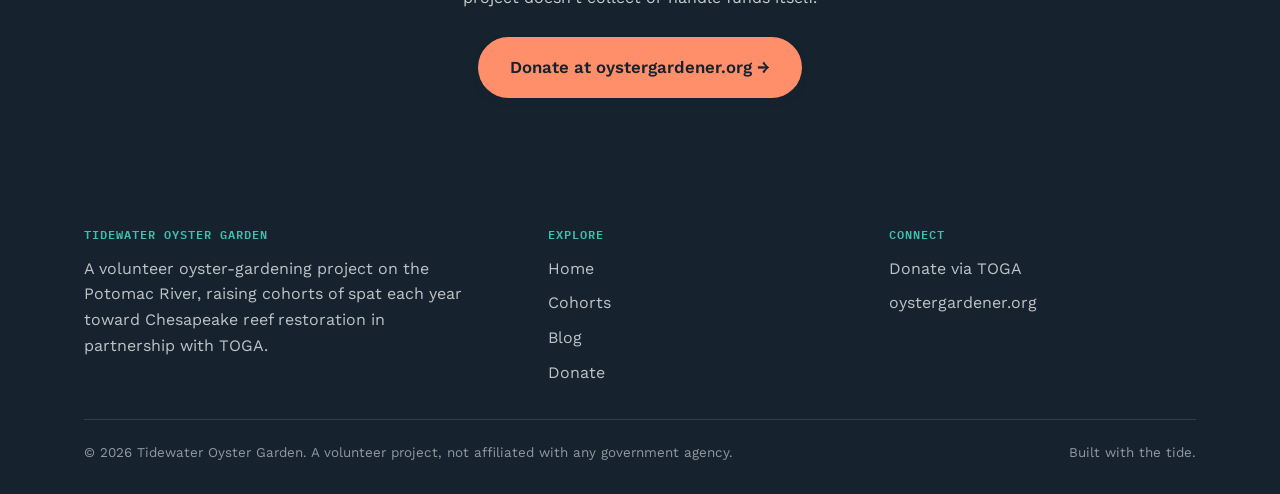
<file: donate.html>
<!DOCTYPE html>
<html lang="en">
<head>
<meta charset="UTF-8">
<meta name="viewport" content="width=device-width, initial-scale=1.0">
<title>Donate — Tidewater Oyster Garden</title>
<meta name="description" content="Support Chesapeake oyster restoration by donating to the Tidewater Oyster Gardeners Association (TOGA).">
<link rel="preconnect" href="https://fonts.googleapis.com">
<link rel="stylesheet" href="css/style.css">
</head>
<body data-page="donate">

<header class="site-header">
  <nav class="nav">
    <a href="index.html" class="brand">
      <svg class="brand-mark" viewBox="0 0 32 32" xmlns="http://www.w3.org/2000/svg" aria-hidden="true">
        <circle cx="16" cy="16" r="16" fill="#2D9CDB"/>
        <path d="M16 24.5 L8.5 12.5 A8 8 0 0 1 23.5 12.5 Z" fill="#F5FAF9" opacity="0.95"/>
        <path d="M16 24 L16 10.5 M16 24 L11.3 12.2 M16 24 L20.7 12.2" stroke="#2D9CDB" stroke-width="0.9" fill="none"/>
      </svg>
      <span>Tidewater Oyster Garden<small>A Potomac River Cohort Journal</small></span>
    </a>
    <button class="nav-toggle" aria-label="Toggle navigation" aria-expanded="false"><span></span></button>
    <ul class="nav-links">
      <li><a href="index.html" data-nav="home">Home</a></li>
      <li><a href="cohorts.html" data-nav="cohorts">Cohorts</a></li>
      <li><a href="blog.html" data-nav="blog">Blog</a></li>
      <li><a href="donate.html" data-nav="donate" class="nav-cta">Donate</a></li>
    </ul>
  </nav>
</header>

<section class="hero" style="min-height:auto;">
  <div class="hero-media"><img src="images/site/hero-donate.jpg" alt="Volunteers sorting oysters at the water's edge"></div>
  <div class="hero-inner hero-inner--sm">
    <p class="eyebrow" style="color:#FFC94D">Support the river</p>
    <h1 style="max-width:22ch;">Put more oysters back in the Bay.</h1>
    <p class="lede">This garden is one small part of a much bigger effort. Donations to the Tidewater Oyster Gardeners Association (TOGA) fund the spat, cages, and reef plantings that make projects like this one possible, across the whole watershed.</p>
    <div class="hero-cta">
      <a href="https://www.oystergardener.org/donate" target="_blank" rel="noopener" class="btn btn-primary btn-lg">Donate at oystergardener.org →</a>
    </div>
  </div>
</section>

<svg class="tide-line" viewBox="0 0 1200 40" preserveAspectRatio="none" aria-hidden="true">
  <path d="M0,20 C100,2 200,38 300,20 C400,2 500,38 600,20 C700,2 800,38 900,20 C1000,2 1100,38 1200,20" stroke="#FF8F6B"/>
</svg>

<section class="section">
  <div class="container">
    <div class="grid grid-2" style="align-items:start; gap:56px;">
      <div class="reveal">
        <p class="eyebrow">Where it goes</p>
        <h2>What a TOGA donation actually funds</h2>
        <p>TOGA is the nonprofit behind the oyster-gardening network this project is part of. They supply spat to volunteer gardeners, coordinate cage placement along the river, and organize the fall collection where gardened oysters — cohorts just like the ones tracked on this site — get planted on protected sanctuary reefs.</p>
        <p>Donations support that whole pipeline, not just one garden. A gift funds hatchery-raised spat for new gardeners, cage materials, boat time for reef plantings, and the outreach that keeps the volunteer network growing.</p>
        <a href="https://www.oystergardener.org/donate" target="_blank" rel="noopener" class="btn btn-outline">Go to the TOGA donation page →</a>
      </div>

      <ul class="impact-list reveal">
        <li><span class="impact-num" style="background:#2D9CDB;">1</span><div><strong>Spat for new gardens.</strong><p style="margin:2px 0 0;">Funds hatchery-raised baby oysters for volunteers starting their own cohorts.</p></div></li>
        <li><span class="impact-num" style="background:#3FBFAE;">2</span><div><strong>Cage materials.</strong><p style="margin:2px 0 0;">Covers mesh, floats, and hardware for gardens across the watershed.</p></div></li>
        <li><span class="impact-num" style="background:#6FBF73;">3</span><div><strong>Reef plantings.</strong><p style="margin:2px 0 0;">Pays for the boat time and coordination needed to plant grown oysters on sanctuary reefs each fall.</p></div></li>
        <li><span class="impact-num" style="background:#A78BDB;">4</span><div><strong>Volunteer network.</strong><p style="margin:2px 0 0;">Supports outreach and training that brings new gardeners like this one into the program.</p></div></li>
      </ul>
    </div>
  </div>
</section>

<section class="section section--ink">
  <div class="container center">
    <p class="eyebrow" style="justify-content:center;">Ready to help?</p>
    <h2 class="mx-auto" style="max-width:26ch;">Every gift moves oysters from a cage to a reef.</h2>
    <p class="mx-auto max-prose" style="color:rgba(245,250,249,.8);">Donations are made directly through TOGA's website, a registered nonprofit — this project doesn't collect or handle funds itself.</p>
    <a href="https://www.oystergardener.org/donate" target="_blank" rel="noopener" class="btn btn-primary btn-lg" style="margin-top:10px;">Donate at oystergardener.org →</a>
  </div>
</section>

<footer class="site-footer">
  <div class="container">
    <div class="footer-grid">
      <div>
        <h4>Tidewater Oyster Garden</h4>
        <p style="color:rgba(245,250,249,.75); max-width:38ch;">A volunteer oyster-gardening project on the Potomac River, raising cohorts of spat each year toward Chesapeake reef restoration in partnership with TOGA.</p>
      </div>
      <div>
        <h4>Explore</h4>
        <ul>
          <li><a href="index.html">Home</a></li>
          <li><a href="cohorts.html">Cohorts</a></li>
          <li><a href="blog.html">Blog</a></li>
          <li><a href="donate.html">Donate</a></li>
        </ul>
      </div>
      <div>
        <h4>Connect</h4>
        <ul>
          <li><a href="https://www.oystergardener.org/donate" target="_blank" rel="noopener">Donate via TOGA</a></li>
          <li><a href="https://www.oystergardener.org" target="_blank" rel="noopener">oystergardener.org</a></li>
        </ul>
      </div>
    </div>
    <div class="footer-bottom">
      <span>© 2026 Tidewater Oyster Garden. A volunteer project, not affiliated with any government agency.</span>
      <span>Built with the tide.</span>
    </div>
  </div>
</footer>

<script src="js/main.js"></script>
</body>
</html>
</file>
<file: css/style.css>
/* ==========================================================================
   Tidewater Oyster Garden — stylesheet
   A field-notebook aesthetic for a citizen-science oyster garden on the
   Potomac. Signature element: the "tide line" — a wavy rule that separates
   sections, and a vertical tide gauge that tracks cohort update history.
   ========================================================================== */

@import url('https://fonts.googleapis.com/css2?family=Fraunces:opsz,wght@9..144,400;9..144,500;9..144,600;9..144,700&family=Work+Sans:wght@400;500;600;700&family=IBM+Plex+Mono:wght@400;500;600&display=swap');

:root{
  /* -- brand palette (fixed) -- */
  --bay:      #2D9CDB;
  --seafoam:  #3FBFAE;
  --coral:    #FF8F6B;
  --gold:     #FFC94D;
  --lavender: #A78BDB;
  --salmon:   #FF7597;
  --marsh:    #6FBF73;

  /* -- neutrals, built to sit quietly around the palette -- */
  --ink:        #16232E;
  --ink-soft:   #3B4B58;
  --paper:      #F5FAF9;
  --paper-alt:  #E9F3F1;
  --paper-deep: #DCEAE8;
  --white:      #FFFFFF;
  --line:       rgba(22,35,46,.14);
  --line-soft:  rgba(22,35,46,.08);
  --shadow:     0 12px 30px -14px rgba(16,45,58,.35);
  --shadow-sm:  0 4px 14px -8px rgba(16,45,58,.35);

  /* -- type -- */
  --font-display: 'Fraunces', 'Georgia', serif;
  --font-body:    'Work Sans', -apple-system, sans-serif;
  --font-mono:    'IBM Plex Mono', 'SFMono-Regular', monospace;

  --radius: 16px;
  --radius-sm: 10px;
  --container: 1160px;
}

*, *::before, *::after{ box-sizing: border-box; }
html{ scroll-behavior: smooth; }
@media (prefers-reduced-motion: reduce){
  html{ scroll-behavior: auto; }
  *, *::before, *::after{ animation-duration: .001ms !important; animation-iteration-count: 1 !important; transition-duration: .001ms !important; scroll-behavior: auto !important; }
}

body{
  margin: 0;
  font-family: var(--font-body);
  color: var(--ink);
  background: var(--paper);
  line-height: 1.6;
  -webkit-font-smoothing: antialiased;
}

h1,h2,h3,h4{
  font-family: var(--font-display);
  font-weight: 600;
  line-height: 1.12;
  margin: 0 0 .5em;
  color: var(--ink);
  letter-spacing: -.01em;
}
h1{ font-size: clamp(2.4rem, 4.6vw, 4rem); font-weight: 600; }
h2{ font-size: clamp(1.7rem, 3vw, 2.5rem); }
h3{ font-size: clamp(1.25rem, 1.8vw, 1.6rem); }
p{ margin: 0 0 1em; color: var(--ink-soft); }
a{ color: var(--bay); text-decoration-thickness: 1.5px; text-underline-offset: 3px; }
a:hover{ color: #1f7fb8; }
img{ max-width: 100%; display: block; }
ul{ padding-left: 1.2em; }

:focus-visible{
  outline: 3px solid var(--gold);
  outline-offset: 3px;
  border-radius: 4px;
}

.container{
  width: 100%;
  max-width: var(--container);
  margin: 0 auto;
  padding: 0 24px;
}

.eyebrow{
  font-family: var(--font-mono);
  font-size: .78rem;
  letter-spacing: .12em;
  text-transform: uppercase;
  color: var(--seafoam);
  font-weight: 600;
  display: inline-flex;
  align-items: center;
  gap: .5em;
  margin-bottom: .8em;
}
.eyebrow::before{
  content: "";
  width: 22px; height: 1.5px;
  background: var(--seafoam);
  display: inline-block;
}

/* ==========================================================================
   Site header / nav
   ========================================================================== */
.site-header{
  position: sticky; top: 0; z-index: 50;
  background: rgba(22,35,46,.92);
  backdrop-filter: blur(10px);
  border-bottom: 1px solid rgba(255,255,255,.08);
}
.nav{
  display: flex; align-items: center; justify-content: space-between;
  padding: 14px 24px;
  max-width: var(--container);
  margin: 0 auto;
}
.brand{
  display: flex; align-items: center; gap: 10px;
  color: var(--white); text-decoration: none;
  font-family: var(--font-display); font-weight: 600; font-size: 1.18rem;
  letter-spacing: -.01em;
}
.brand:hover{ color: var(--white); }
.brand-mark{ width: 30px; height: 30px; flex-shrink: 0; }
.brand small{
  display: block; font-family: var(--font-mono); font-weight: 400;
  font-size: .62rem; letter-spacing: .1em; text-transform: uppercase;
  color: var(--seafoam); margin-top: 2px;
}

.nav-links{
  display: flex; align-items: center; gap: 6px;
  list-style: none; margin: 0; padding: 0;
}
.nav-links a{
  color: rgba(255,255,255,.82);
  text-decoration: none;
  font-weight: 500; font-size: .95rem;
  padding: 8px 14px; border-radius: 999px;
  transition: background .15s ease, color .15s ease;
}
.nav-links a:hover{ background: rgba(255,255,255,.1); color: var(--white); }
.nav-links a.active{ background: rgba(63,191,174,.18); color: var(--seafoam); }
.nav-links a.nav-cta{
  background: var(--coral); color: var(--ink); font-weight: 600;
}
.nav-links a.nav-cta:hover{ background: #ff7c50; color: var(--ink); }

.nav-toggle{
  display: none;
  background: none; border: 1px solid rgba(255,255,255,.3);
  border-radius: 8px; width: 42px; height: 38px;
  align-items: center; justify-content: center; cursor: pointer;
}
.nav-toggle span, .nav-toggle span::before, .nav-toggle span::after{
  content: ""; display: block; width: 20px; height: 2px; background: var(--white);
  position: relative; transition: transform .2s ease, opacity .2s ease;
}
.nav-toggle span::before{ position: absolute; top: -6px; }
.nav-toggle span::after{ position: absolute; top: 6px; }

@media (max-width: 820px){
  .nav-toggle{ display: flex; }
  .nav-links{
    position: absolute; top: 100%; left: 0; right: 0;
    flex-direction: column; align-items: stretch; gap: 2px;
    background: rgba(22,35,46,.98); padding: 10px 16px 18px;
    display: none;
  }
  .nav-links.open{ display: flex; }
  .nav-links a{ padding: 12px 14px; }
}

/* ==========================================================================
   Tide line — signature divider motif
   ========================================================================== */
.tide-line{ display: block; width: 100%; height: 34px; margin: 0; }
.tide-line path{ fill: none; stroke-width: 2.4; }

.section{ padding: 76px 0; }
.section--tight{ padding: 44px 0; }
.section--alt{ background: var(--paper-alt); }
.section--ink{ background: var(--ink); color: var(--paper); }
.section--ink h2, .section--ink h3{ color: var(--white); }
.section--ink p{ color: rgba(245,250,249,.78); }

/* ==========================================================================
   Buttons
   ========================================================================== */
.btn{
  display: inline-flex; align-items: center; gap: 8px;
  font-family: var(--font-body); font-weight: 600; font-size: .96rem;
  padding: 13px 24px; border-radius: 999px;
  text-decoration: none; border: none; cursor: pointer;
  transition: transform .15s ease, box-shadow .15s ease, background .15s ease;
}
.btn:hover{ transform: translateY(-2px); }
.btn-primary{ background: var(--coral); color: var(--ink); box-shadow: var(--shadow-sm); }
.btn-primary:hover{ background: #ff7c50; color: var(--ink); }
.btn-ghost{
  background: transparent; color: var(--white);
  border: 1.5px solid rgba(255,255,255,.55);
}
.btn-ghost:hover{ background: rgba(255,255,255,.12); color: var(--white); }
.btn-outline{
  background: transparent; color: var(--ink);
  border: 1.5px solid var(--ink);
}
.btn-outline:hover{ background: var(--ink); color: var(--white); }
.btn-lg{ padding: 17px 32px; font-size: 1.05rem; }

/* ==========================================================================
   Hero
   ========================================================================== */
.hero{
  position: relative; color: var(--white);
  background: var(--ink);
  overflow: hidden;
}
.hero-media{
  position: absolute; inset: 0;
}
.hero-media img{ width: 100%; height: 100%; object-fit: cover; opacity: .82; }
.hero-media::after{
  content: "";
  position: absolute; inset: 0;
  background: linear-gradient(180deg, rgba(22,35,46,.35) 0%, rgba(22,35,46,.55) 55%, rgba(22,35,46,.96) 100%);
}
.hero-inner{
  position: relative; z-index: 2;
  padding: 120px 24px 90px;
  max-width: var(--container); margin: 0 auto;
}
.hero-inner.hero-inner--sm{ padding: 90px 24px 64px; }
.hero h1{ color: var(--white); max-width: 16ch; }
.hero .lede{ color: rgba(245,250,249,.88); font-size: 1.15rem; max-width: 54ch; }
.hero-cta{ display: flex; gap: 14px; flex-wrap: wrap; margin-top: 26px; }
.hero-stats{
  display: flex; gap: 34px; flex-wrap: wrap;
  margin-top: 48px; padding-top: 28px;
  border-top: 1px solid rgba(255,255,255,.18);
}
.hero-stat b{
  display: block; font-family: var(--font-mono); font-size: 1.6rem;
  color: var(--gold);
}
.hero-stat span{ font-size: .82rem; color: rgba(245,250,249,.7); }

/* ==========================================================================
   Cards
   ========================================================================== */
.grid{ display: grid; gap: 26px; }
.grid-3{ grid-template-columns: repeat(3, 1fr); }
.grid-2{ grid-template-columns: repeat(2, 1fr); }
@media (max-width: 900px){ .grid-3{ grid-template-columns: 1fr 1fr; } }
@media (max-width: 640px){ .grid-3, .grid-2{ grid-template-columns: 1fr; } }

.card{
  background: var(--white);
  border-radius: var(--radius);
  border: 1px solid var(--line-soft);
  overflow: hidden;
  box-shadow: var(--shadow-sm);
  display: flex; flex-direction: column;
  transition: transform .18s ease, box-shadow .18s ease;
}
.card:hover{ transform: translateY(-4px); box-shadow: var(--shadow); }
.card-media{ aspect-ratio: 4/3; overflow: hidden; background: var(--paper-deep); }
.card-media img{ width: 100%; height: 100%; object-fit: cover; }
.card-body{ padding: 22px; display: flex; flex-direction: column; gap: 8px; flex: 1; }
.card-body h3{ margin-bottom: 2px; }
.card-body h3 a{ color: var(--ink); text-decoration: none; }
.card-body h3 a:hover{ color: var(--bay); }
.card-foot{
  margin-top: auto; padding-top: 10px;
  display: flex; align-items: center; justify-content: space-between;
  font-family: var(--font-mono); font-size: .8rem; color: var(--ink-soft);
}

.tag{
  display: inline-flex; align-items: center;
  font-family: var(--font-mono); font-size: .72rem; font-weight: 600;
  letter-spacing: .04em; text-transform: uppercase;
  padding: 4px 10px; border-radius: 999px;
  background: rgba(255,117,151,.14); color: #c43e63;
}
.tag.tag-seafoam{ background: rgba(63,191,174,.16); color: #1c7a6d; }
.tag.tag-marsh{ background: rgba(111,191,115,.18); color: #3f7d43; }
.tag.tag-gold{ background: rgba(255,201,77,.24); color: #8a6a12; }
.tag.tag-lavender{ background: rgba(167,139,219,.18); color: #6849a8; }
.tag.tag-coral{ background: rgba(255,143,107,.2); color: #b8492a; }

.badge{
  display: inline-flex; align-items: center; gap: 6px;
  font-family: var(--font-mono); font-size: .74rem; font-weight: 600;
  padding: 5px 11px; border-radius: 999px;
  background: rgba(111,191,115,.18); color: #3f7d43;
}
.badge.badge-active{ background: rgba(45,156,219,.16); color: #1a6693; }
.badge-dot{ width: 6px; height: 6px; border-radius: 50%; background: currentColor; }

/* ==========================================================================
   Stat / data grid — the "field log" readout
   ========================================================================== */
.data-grid{
  display: grid; grid-template-columns: repeat(4, 1fr);
  gap: 1px; background: var(--line-soft);
  border: 1px solid var(--line-soft); border-radius: var(--radius-sm);
  overflow: hidden; margin: 20px 0;
}
.data-cell{ background: var(--white); padding: 16px 14px; }
.data-cell .k{
  display: block; font-family: var(--font-mono); font-size: .68rem;
  letter-spacing: .06em; text-transform: uppercase; color: var(--ink-soft);
  margin-bottom: 6px;
}
.data-cell .v{
  font-family: var(--font-mono); font-size: 1.15rem; font-weight: 600; color: var(--ink);
}
.data-cell.accent-bay .v{ color: #1a6693; }
.data-cell.accent-coral .v{ color: #c1552f; }
.data-cell.accent-marsh .v{ color: #3f7d43; }
.data-cell.accent-salmon .v{ color: #c43e63; }
@media (max-width: 760px){ .data-grid{ grid-template-columns: repeat(2, 1fr); } }

.note-list{ margin: 18px 0 0; padding: 0; list-style: none; display: grid; gap: 14px; }
.note-list li{
  padding: 14px 16px; border-radius: var(--radius-sm);
  background: var(--paper-alt); border-left: 3px solid var(--seafoam);
}
.note-list li b{
  display: block; font-family: var(--font-mono); font-size: .72rem;
  text-transform: uppercase; letter-spacing: .06em; color: var(--ink-soft); margin-bottom: 4px;
}
.note-list li p{ margin: 0; color: var(--ink); }

/* ==========================================================================
   Photo grid within an update
   ========================================================================== */
.photo-grid{
  display: grid; gap: 12px;
  grid-template-columns: repeat(auto-fill, minmax(170px, 1fr));
  margin: 18px 0 6px;
}
figure.photo{
  margin: 0; background: var(--white); border-radius: var(--radius-sm);
  overflow: hidden; border: 1px solid var(--line-soft); box-shadow: var(--shadow-sm);
}
figure.photo img{ aspect-ratio: 4/3; object-fit: cover; width: 100%; }
figure.photo figcaption{
  padding: 9px 11px; font-size: .82rem; color: var(--ink-soft);
  font-family: var(--font-body);
}

/* ==========================================================================
   Update block + tide gauge timeline (cohort pages)
   ========================================================================== */
.timeline{
  display: grid; grid-template-columns: 64px 1fr; gap: 0 28px;
  margin-top: 10px;
}
.timeline-rail{
  grid-column: 1; display: flex; flex-direction: column; align-items: center;
}
.timeline-dot{
  width: 46px; height: 46px; border-radius: 50%;
  background: var(--ink); color: var(--gold);
  display: flex; align-items: center; justify-content: center;
  font-family: var(--font-mono); font-size: .68rem; font-weight: 700;
  border: 3px solid var(--seafoam); flex-shrink: 0; text-align: center;
}
.timeline-wave{
  flex: 1; width: 3px; margin: 4px 0;
  background: repeating-linear-gradient(180deg, var(--seafoam) 0 6px, transparent 6px 12px);
}
.update-block{ grid-column: 2; padding-bottom: 56px; }
.update-block:last-child{ padding-bottom: 8px; }
.update-head{ display: flex; align-items: baseline; gap: 14px; flex-wrap: wrap; margin-bottom: 4px; }
.update-head h3{ margin: 0; }
.update-date{ font-family: var(--font-mono); color: var(--bay); font-weight: 600; }
@media (max-width: 620px){
  .timeline{ grid-template-columns: 40px 1fr; gap: 0 16px; }
  .timeline-dot{ width: 34px; height: 34px; font-size: .58rem; }
}

/* ==========================================================================
   Blog
   ========================================================================== */
.post{
  border-top: 1px solid var(--line); padding: 52px 0;
}
.post:first-of-type{ border-top: none; padding-top: 0; }
.post-media{ border-radius: var(--radius); overflow: hidden; margin-bottom: 26px; box-shadow: var(--shadow-sm); }
.post-meta{
  display: flex; gap: 12px; align-items: center; flex-wrap: wrap;
  font-family: var(--font-mono); font-size: .82rem; color: var(--ink-soft); margin-bottom: 10px;
}
.post h2{ margin-bottom: 14px; }
.post .lede{ font-size: 1.08rem; color: var(--ink); }
.post-toc{
  background: var(--paper-alt); border-radius: var(--radius-sm);
  padding: 20px 22px; margin-bottom: 40px;
}
.post-toc h2{ font-size: 1rem; font-family: var(--font-mono); text-transform: uppercase; letter-spacing: .06em; margin-bottom: 10px; }
.post-toc ul{ list-style: none; padding: 0; margin: 0; display: grid; gap: 8px; }
.post-toc a{ text-decoration: none; font-weight: 500; }

/* ==========================================================================
   Footer
   ========================================================================== */
.site-footer{ background: var(--ink); color: rgba(245,250,249,.75); padding: 54px 0 30px; }
.footer-grid{
  display: grid; grid-template-columns: 1.4fr 1fr 1fr; gap: 34px;
  padding-bottom: 34px; border-bottom: 1px solid rgba(255,255,255,.12);
}
@media (max-width: 720px){ .footer-grid{ grid-template-columns: 1fr; } }
.footer-grid h4{
  color: var(--seafoam); font-family: var(--font-mono); font-size: .78rem;
  text-transform: uppercase; letter-spacing: .08em; margin-bottom: 14px;
}
.footer-grid ul{ list-style: none; padding: 0; margin: 0; display: grid; gap: 9px; }
.footer-grid a{ color: rgba(245,250,249,.75); text-decoration: none; }
.footer-grid a:hover{ color: var(--white); }
.footer-bottom{
  padding-top: 22px; display: flex; justify-content: space-between;
  flex-wrap: wrap; gap: 10px; font-size: .84rem; color: rgba(245,250,249,.55);
}

/* ==========================================================================
   Utility
   ========================================================================== */
.center{ text-align: center; }
.mx-auto{ margin-left: auto; margin-right: auto; }
.lede{ font-size: 1.08rem; }
.max-prose{ max-width: 68ch; }
.mt-lg{ margin-top: 48px; }
.reveal{ opacity: 0; transform: translateY(18px); transition: opacity .6s ease, transform .6s ease; }
.reveal.in{ opacity: 1; transform: none; }
@media (prefers-reduced-motion: reduce){ .reveal{ opacity: 1; transform: none; } }

.donate-banner{
  background: linear-gradient(120deg, var(--bay), var(--seafoam));
  border-radius: 24px; padding: 46px 40px; color: var(--white);
  display: flex; align-items: center; justify-content: space-between;
  gap: 30px; flex-wrap: wrap;
}
.donate-banner h2{ color: var(--white); margin-bottom: 6px; }
.donate-banner p{ color: rgba(255,255,255,.9); margin-bottom: 0; }

.impact-list{ list-style: none; padding: 0; margin: 0; display: grid; gap: 18px; }
.impact-list li{
  display: flex; gap: 14px; padding: 18px 20px; background: var(--white);
  border-radius: var(--radius-sm); border: 1px solid var(--line-soft); box-shadow: var(--shadow-sm);
}
.impact-num{
  font-family: var(--font-mono); font-weight: 700; color: var(--white);
  background: var(--coral); width: 40px; height: 40px; border-radius: 50%;
  display: flex; align-items: center; justify-content: center; flex-shrink: 0;
}
</file>
